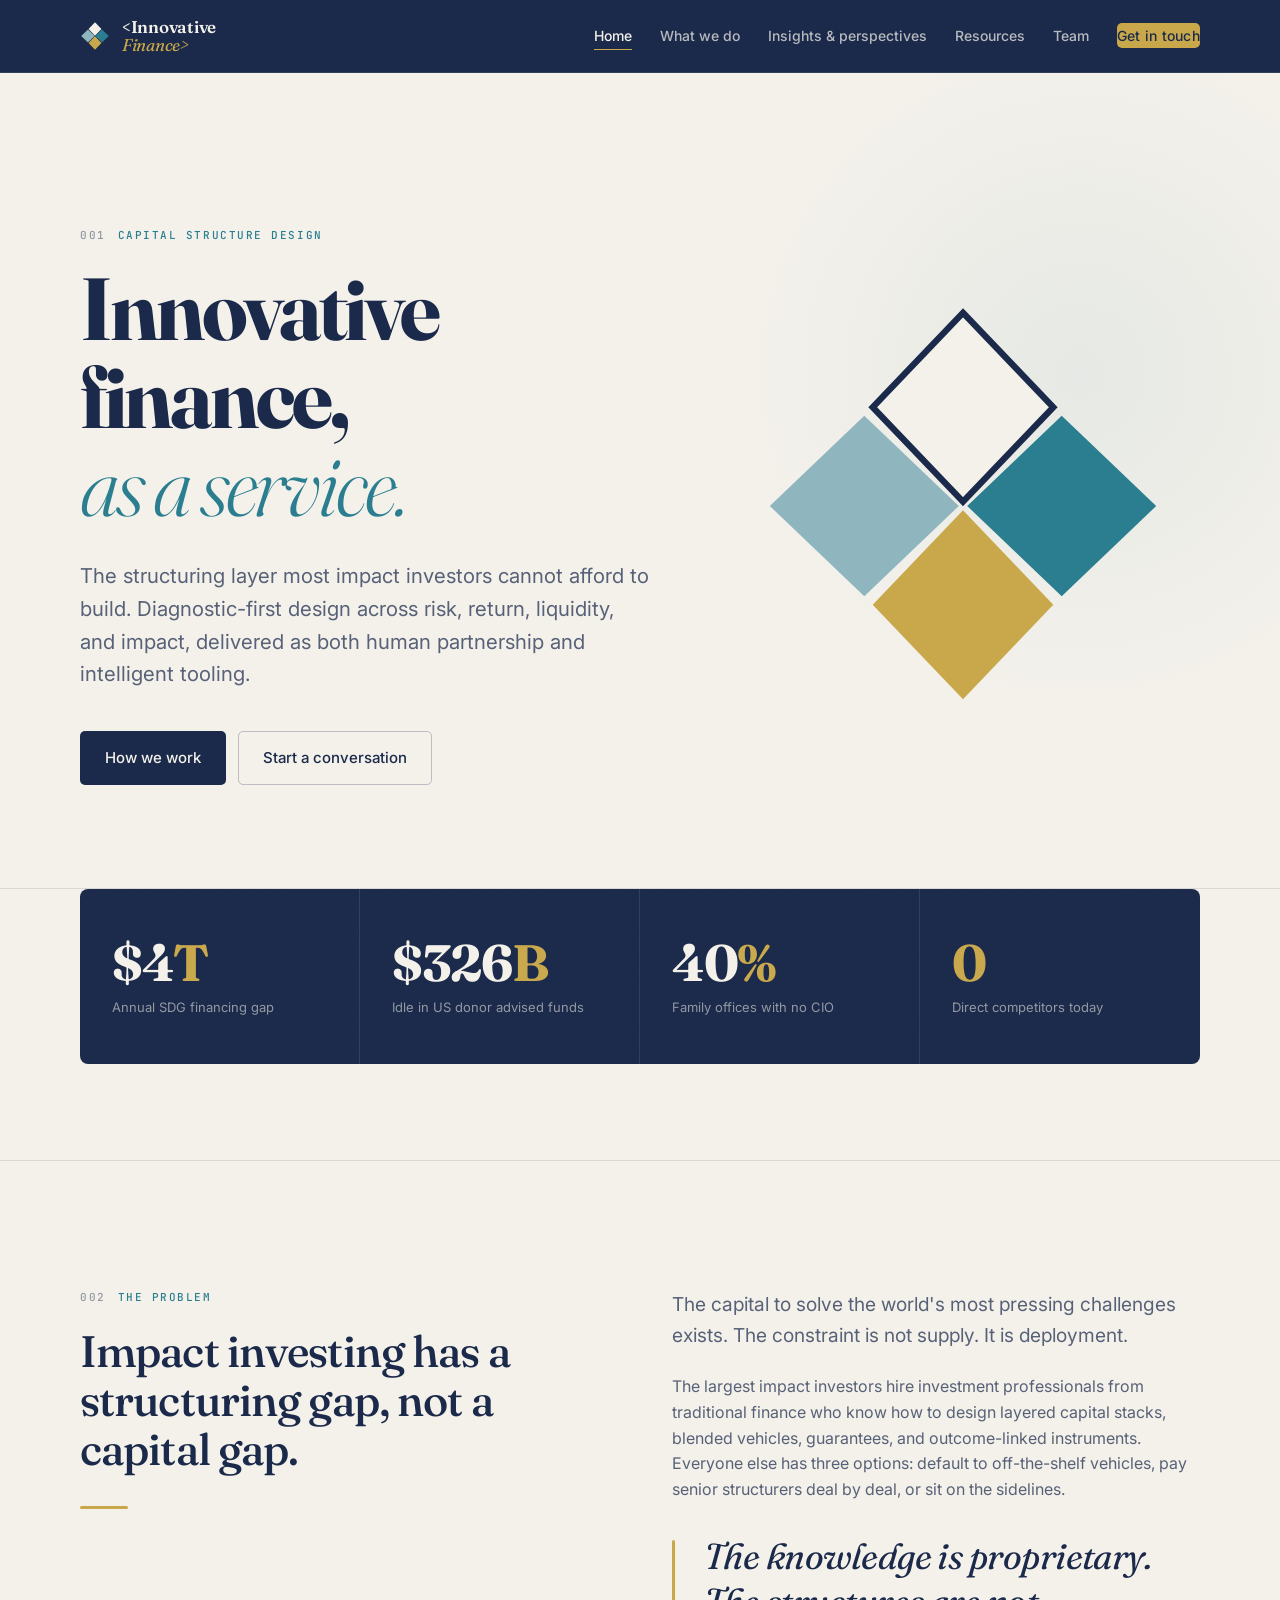
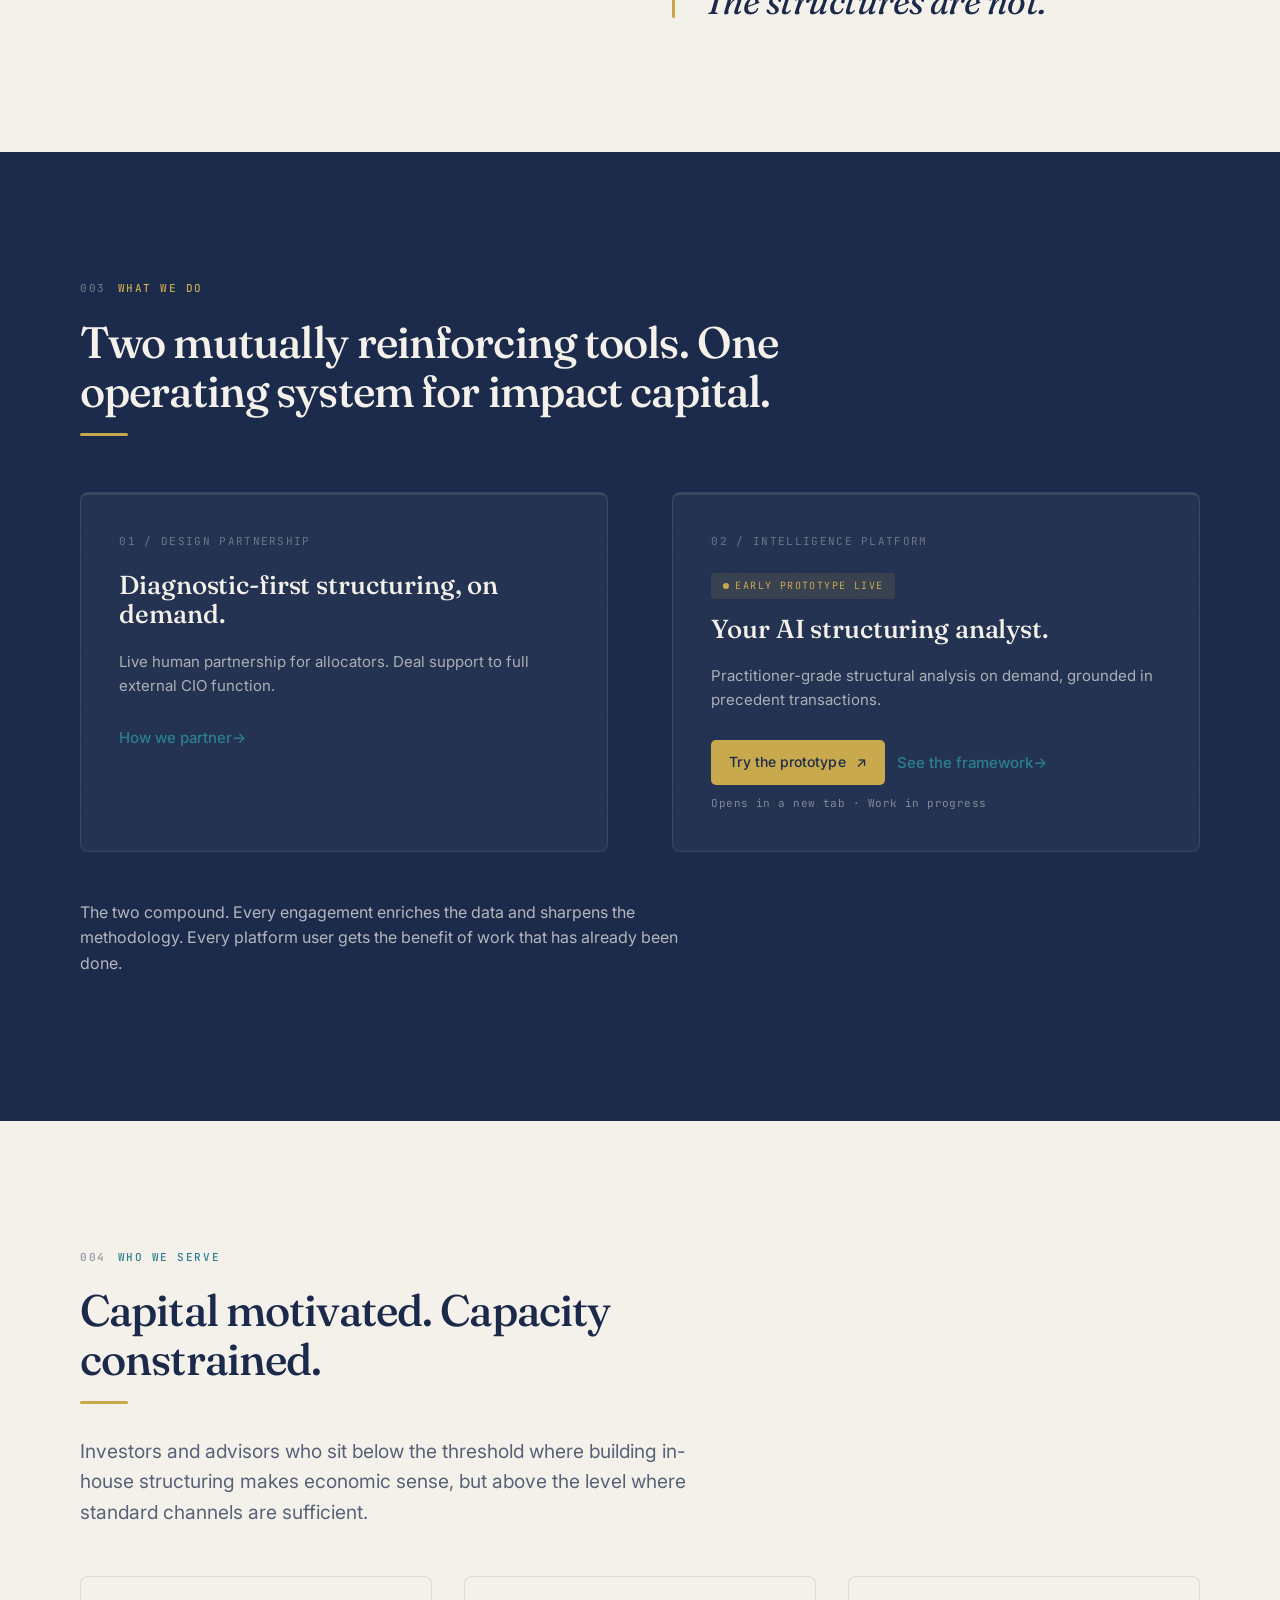
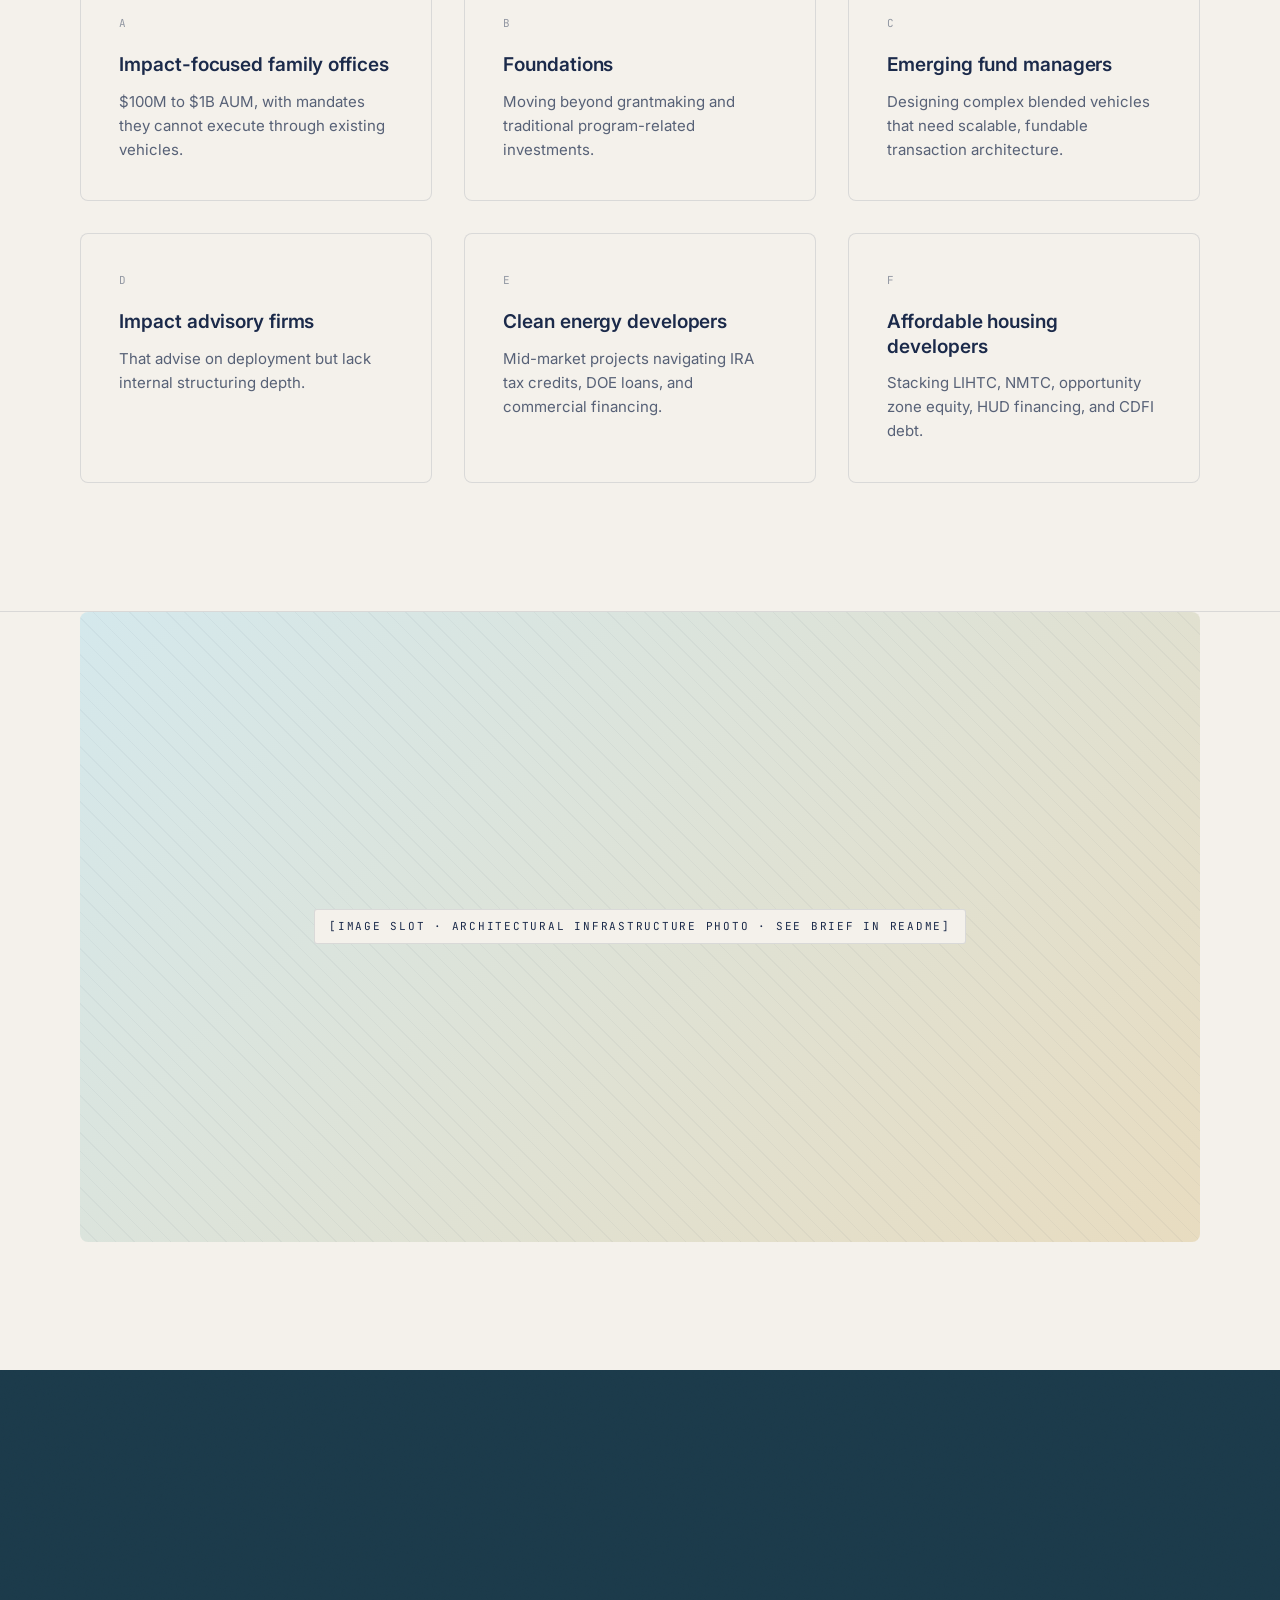
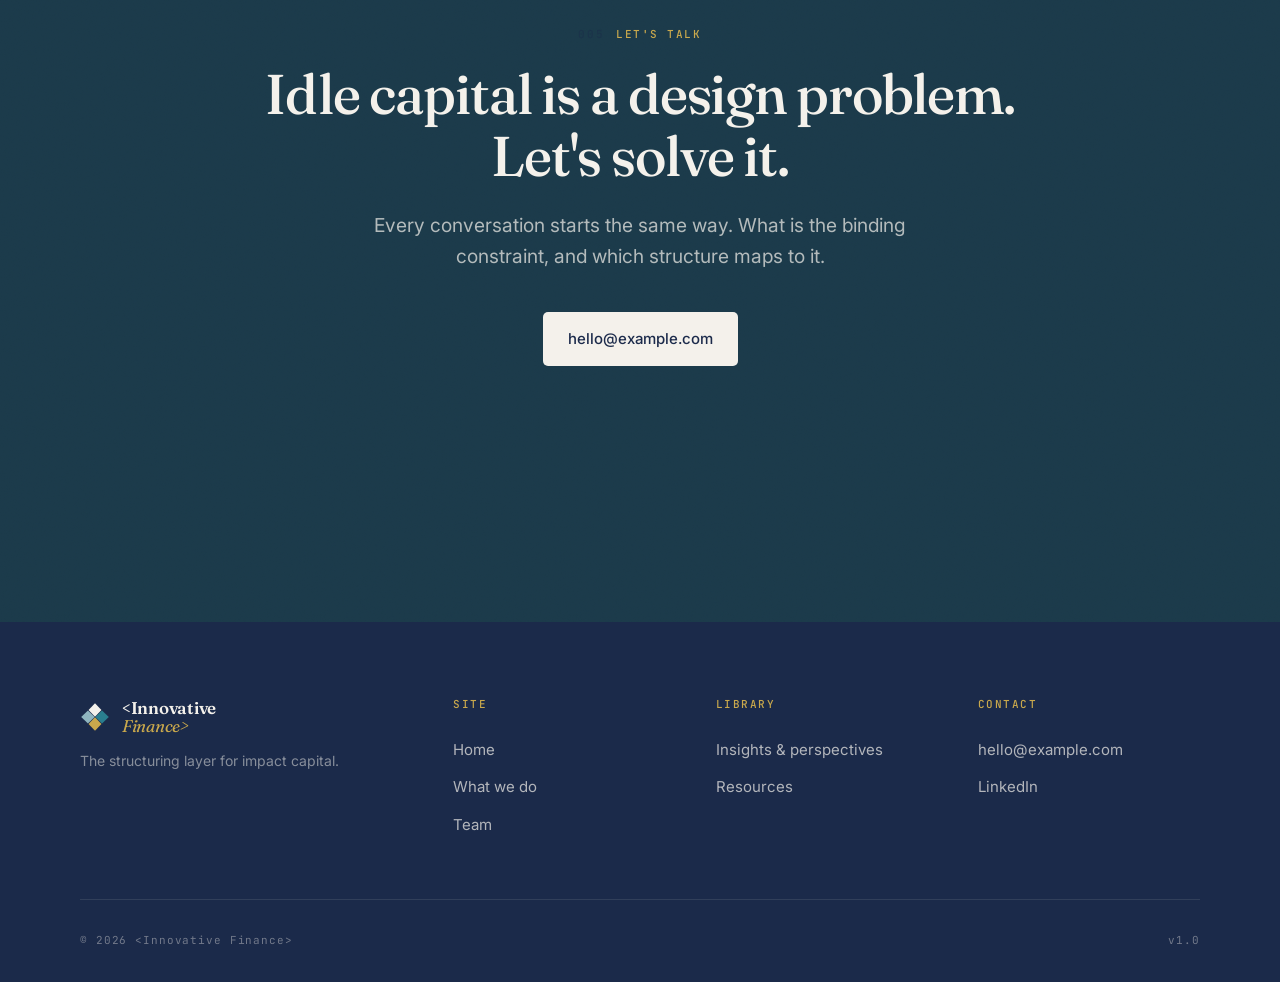
<file: index.html>
<!DOCTYPE html>
<html lang="en">
<head>
<meta charset="UTF-8">
<meta name="viewport" content="width=device-width, initial-scale=1.0">
<title>&lt;Innovative Finance&gt; · The structuring layer for impact capital</title>
<meta name="description" content="Diagnostic-first structural design across risk, return, liquidity, and impact.">
<link rel="icon" type="image/svg+xml" href="favicon.svg">
<link rel="stylesheet" href="styles.css">
</head>
<body>

<header class="site-header">
  <div class="wrap">
    <nav class="nav" aria-label="Primary">
      <a href="index.html" class="brand-lockup" aria-label="Innovative Finance home">
        <img src="mark-dark.svg" class="mark" alt="">
        <span class="name"><span>&lt;Innovative</span><span>Finance&gt;</span></span>
      </a>
      <ul class="nav-links">
        <li><a href="index.html" class="active">Home</a></li>
        <li><a href="what-we-do.html">What we do</a></li>
        <li><a href="insights.html">Insights &amp; perspectives</a></li>
        <li><a href="resources.html">Resources</a></li>
        <li><a href="team.html">Team</a></li>
        <li><a href="#contact" class="nav-cta">Get in touch</a></li>
      </ul>
      <button class="nav-toggle" aria-label="Open menu">
        <svg viewBox="0 0 24 24" fill="none" stroke-width="1.5"><path d="M4 7h16M4 12h16M4 17h16" stroke-linecap="round"/></svg>
      </button>
    </nav>
  </div>
</header>

<!-- ========= HERO ========= -->
<section class="hero">
  <div class="wrap">
    <div class="hero-grid">
      <div>
        <p class="eyebrow reveal reveal-1"><span class="num">001</span>Capital structure design</p>
        <h1 class="display reveal reveal-2">Innovative finance,<br><em>as a service.</em></h1>
        <p class="lede reveal reveal-3">The structuring layer most impact investors cannot afford to build. Diagnostic-first design across risk, return, liquidity, and impact, delivered as both human partnership and intelligent tooling.</p>
        <div class="btn-row reveal reveal-4">
          <a href="what-we-do.html" class="btn btn-primary">How we work</a>
          <a href="#contact" class="btn btn-secondary">Start a conversation</a>
        </div>
      </div>
      <div class="hero-figure reveal reveal-3">
        <img src="mark.svg" class="mark" alt="Innovative Finance mark, four diamonds representing risk, return, liquidity, and impact">
      </div>
    </div>
  </div>
</section>

<!-- ========= STATS ========= -->
<section style="padding-top: 0; padding-bottom: clamp(4rem, 8vw, 6rem);">
  <div class="wrap">
    <div class="stat-bar grain reveal reveal-5">
      <div class="stat"><div class="figure">$4<span class="accent">T</span></div><div class="label">Annual SDG financing gap</div></div>
      <div class="stat"><div class="figure">$326<span class="accent">B</span></div><div class="label">Idle in US donor advised funds</div></div>
      <div class="stat"><div class="figure">40<span class="accent">%</span></div><div class="label">Family offices with no CIO</div></div>
      <div class="stat"><div class="figure"><span class="accent">0</span></div><div class="label">Direct competitors today</div></div>
    </div>
  </div>
</section>

<!-- ========= PROBLEM ========= -->
<section>
  <div class="wrap">
    <div class="grid-2">
      <div>
        <p class="eyebrow"><span class="num">002</span>The problem</p>
        <h2 style="max-width: 18ch;">Impact investing has a structuring gap, not a capital gap.</h2>
        <div class="gold-bar" style="margin-top: 2rem;"></div>
      </div>
      <div>
        <p class="lede" style="margin-bottom: 1.5rem;">The capital to solve the world's most pressing challenges exists. The constraint is not supply. It is deployment.</p>
        <p style="color: var(--ink-soft);">The largest impact investors hire investment professionals from traditional finance who know how to design layered capital stacks, blended vehicles, guarantees, and outcome-linked instruments. Everyone else has three options: default to off-the-shelf vehicles, pay senior structurers deal by deal, or sit on the sidelines.</p>
        <p class="giant-quote" style="margin-top: 2rem;">The knowledge is proprietary. The structures are not.</p>
      </div>
    </div>
  </div>
</section>

<!-- ========= TWO TOOLS ========= -->
<section class="dark grain">
  <div class="wrap">
    <p class="eyebrow"><span class="num">003</span>What we do</p>
    <h2 style="max-width: 26ch; margin-bottom: 1rem;">Two mutually reinforcing tools. One operating system for impact capital.</h2>
    <div class="gold-bar" style="margin-bottom: 3.5rem;"></div>

    <div class="grid-2">
      <article class="card card-featured">
        <div class="num">01 / Design partnership</div>
        <h3 style="font-family: var(--display); font-size: 1.625rem; font-weight: 500; line-height: 1.15;">Diagnostic-first structuring, on demand.</h3>
        <p style="margin-top: 1.25rem;">Live human partnership for allocators. Deal support to full external CIO function.</p>
        <p style="margin-top: 1.75rem;"><a href="what-we-do.html#partnership" class="btn-ghost">How we partner</a></p>
      </article>
      <article class="card card-gold">
        <div class="num">02 / Intelligence platform</div>
        <span class="prototype-tag">Early prototype live</span>
        <h3 style="font-family: var(--display); font-size: 1.625rem; font-weight: 500; line-height: 1.15;">Your AI structuring analyst.</h3>
        <p style="margin-top: 1.25rem;">Practitioner-grade structural analysis on demand, grounded in precedent transactions.</p>
        <p style="margin-top: 1.75rem; display: flex; gap: 12px; align-items: center; flex-wrap: wrap;">
          <a href="https://chinhuru.github.io/structuring-analyst/" target="_blank" rel="noopener noreferrer" class="btn-prototype">
            Try the prototype <span class="arrow">&#8599;</span>
          </a>
          <a href="what-we-do.html#platform" class="btn-ghost">See the framework</a>
        </p>
        <span class="prototype-note">Opens in a new tab &middot; Work in progress</span>
      </article>
    </div>

    <p style="margin-top: 3rem; max-width: 60ch; color: rgba(244, 241, 235, 0.7);">The two compound. Every engagement enriches the data and sharpens the methodology. Every platform user gets the benefit of work that has already been done.</p>
  </div>
</section>

<!-- ========= WHO WE SERVE ========= -->
<section>
  <div class="wrap">
    <p class="eyebrow"><span class="num">004</span>Who we serve</p>
    <h2 style="max-width: 22ch; margin-bottom: 1rem;">Capital motivated. Capacity constrained.</h2>
    <div class="gold-bar"></div>
    <p class="lede" style="margin-top: 1.5rem; margin-bottom: 3rem;">Investors and advisors who sit below the threshold where building in-house structuring makes economic sense, but above the level where standard channels are sufficient.</p>

    <div class="grid-3">
      <div class="card"><div class="num">A</div><h3>Impact-focused family offices</h3><p>$100M to $1B AUM, with mandates they cannot execute through existing vehicles.</p></div>
      <div class="card"><div class="num">B</div><h3>Foundations</h3><p>Moving beyond grantmaking and traditional program-related investments.</p></div>
      <div class="card"><div class="num">C</div><h3>Emerging fund managers</h3><p>Designing complex blended vehicles that need scalable, fundable transaction architecture.</p></div>
      <div class="card"><div class="num">D</div><h3>Impact advisory firms</h3><p>That advise on deployment but lack internal structuring depth.</p></div>
      <div class="card"><div class="num">E</div><h3>Clean energy developers</h3><p>Mid-market projects navigating IRA tax credits, DOE loans, and commercial financing.</p></div>
      <div class="card"><div class="num">F</div><h3>Affordable housing developers</h3><p>Stacking LIHTC, NMTC, opportunity zone equity, HUD financing, and CDFI debt.</p></div>
    </div>
  </div>
</section>

<!-- ========= IMAGE FEATURE ========= -->
<section style="padding-top: 0;">
  <div class="wrap">
    <div class="image-slot aspect-wide" style="min-height: 320px;">
      <span class="slot-label">[Image slot · architectural infrastructure photo · see brief in README]</span>
    </div>
  </div>
</section>

<!-- ========= CTA ========= -->
<section class="deep grain" id="contact">
  <div class="cta-block">
    <p class="eyebrow"><span class="num">005</span>Let's talk</p>
    <h2>Idle capital is a design problem. Let's solve it.</h2>
    <p class="lede">Every conversation starts the same way. What is the binding constraint, and which structure maps to it.</p>
    <div class="btn-row" style="justify-content: center;">
      <a href="mailto:hello@example.com" class="btn btn-primary" style="background: var(--warm-white); color: var(--navy);">hello@example.com</a>
    </div>
  </div>
</section>

<footer class="site-footer">
  <div class="wrap">
    <div class="footer-grid">
      <div>
        <a href="index.html" class="brand-lockup">
          <img src="mark-dark.svg" class="mark" alt="">
          <span class="name"><span>&lt;Innovative</span><span>Finance&gt;</span></span>
        </a>
        <p>The structuring layer for impact capital.</p>
      </div>
      <div><h4>Site</h4><ul><li><a href="index.html">Home</a></li><li><a href="what-we-do.html">What we do</a></li><li><a href="team.html">Team</a></li></ul></div>
      <div><h4>Library</h4><ul><li><a href="insights.html">Insights &amp; perspectives</a></li><li><a href="resources.html">Resources</a></li></ul></div>
      <div><h4>Contact</h4><ul><li><a href="mailto:hello@example.com">hello@example.com</a></li><li><a href="#">LinkedIn</a></li></ul></div>
    </div>
    <div class="footer-bottom"><span>© 2026 &lt;Innovative Finance&gt;</span><span>v1.0</span></div>
  </div>
</footer>
<script src="script.js"></script>
</body>
</html>
</file>
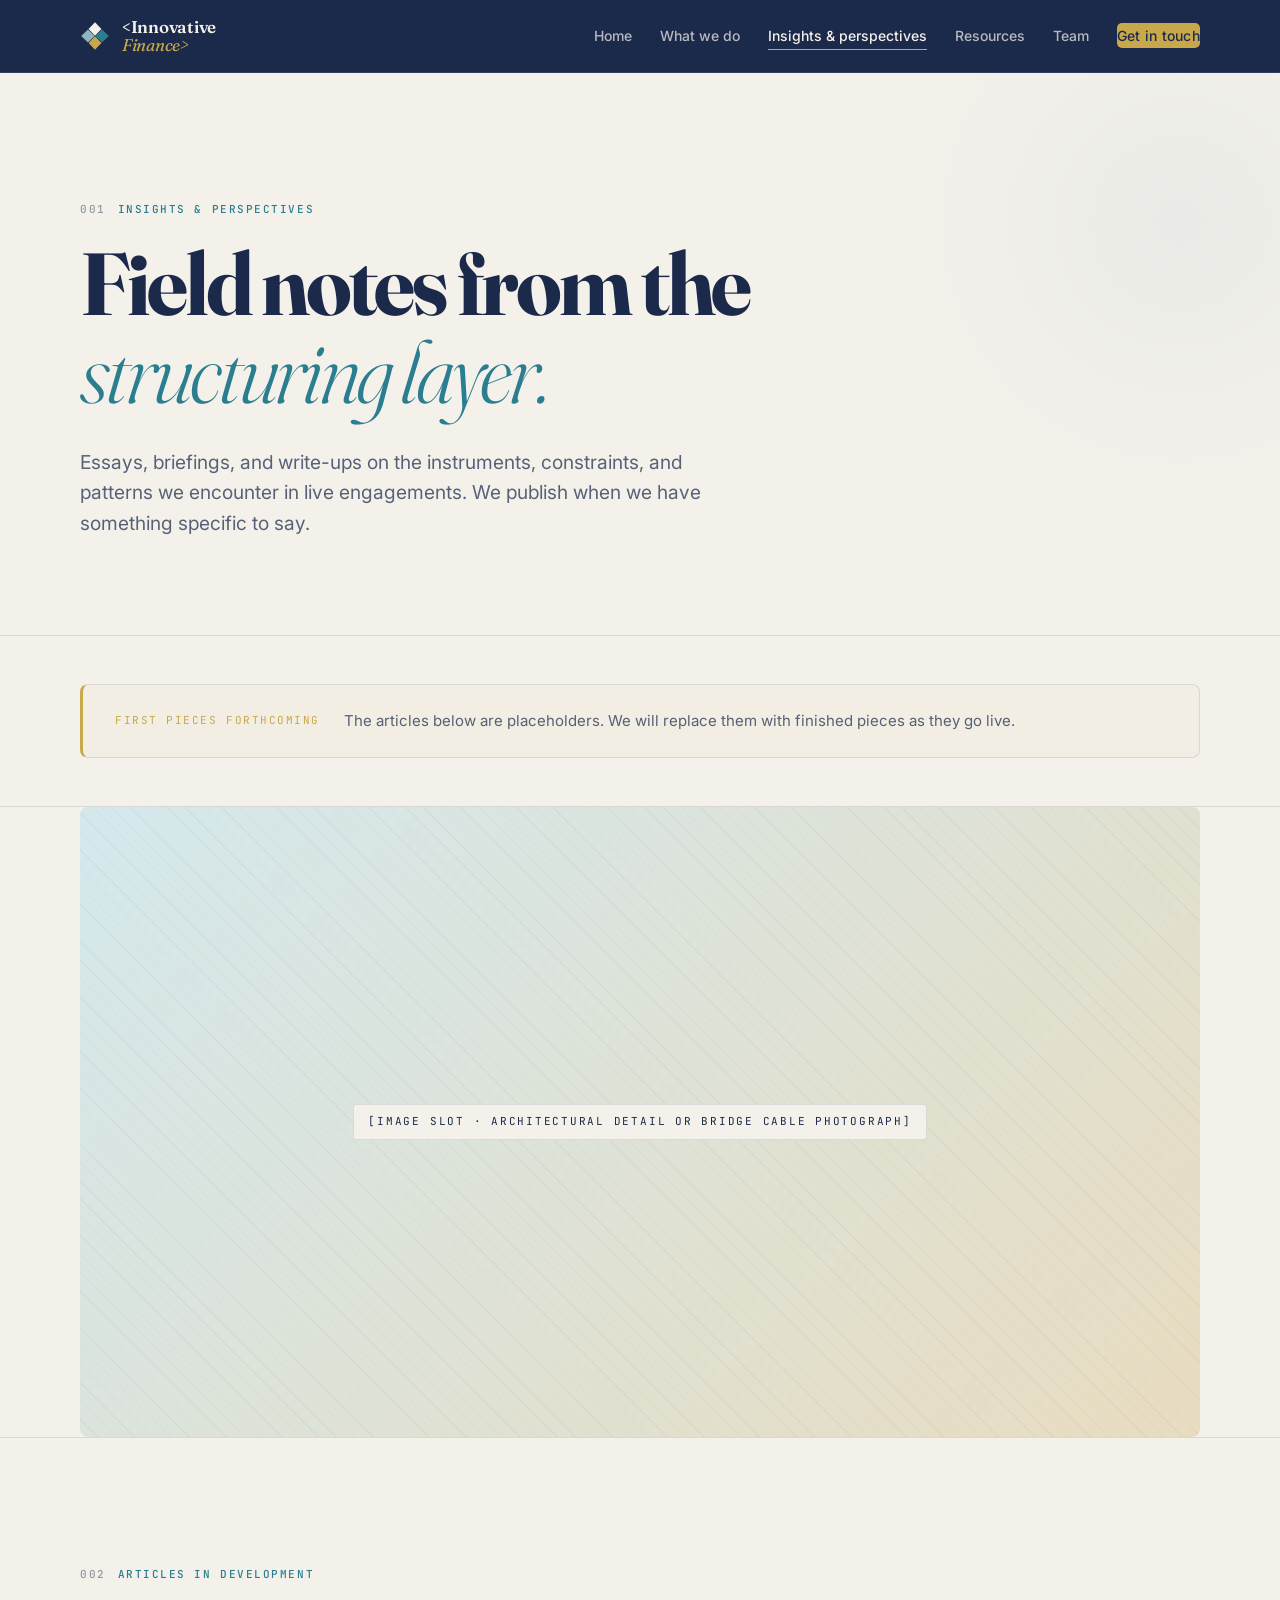
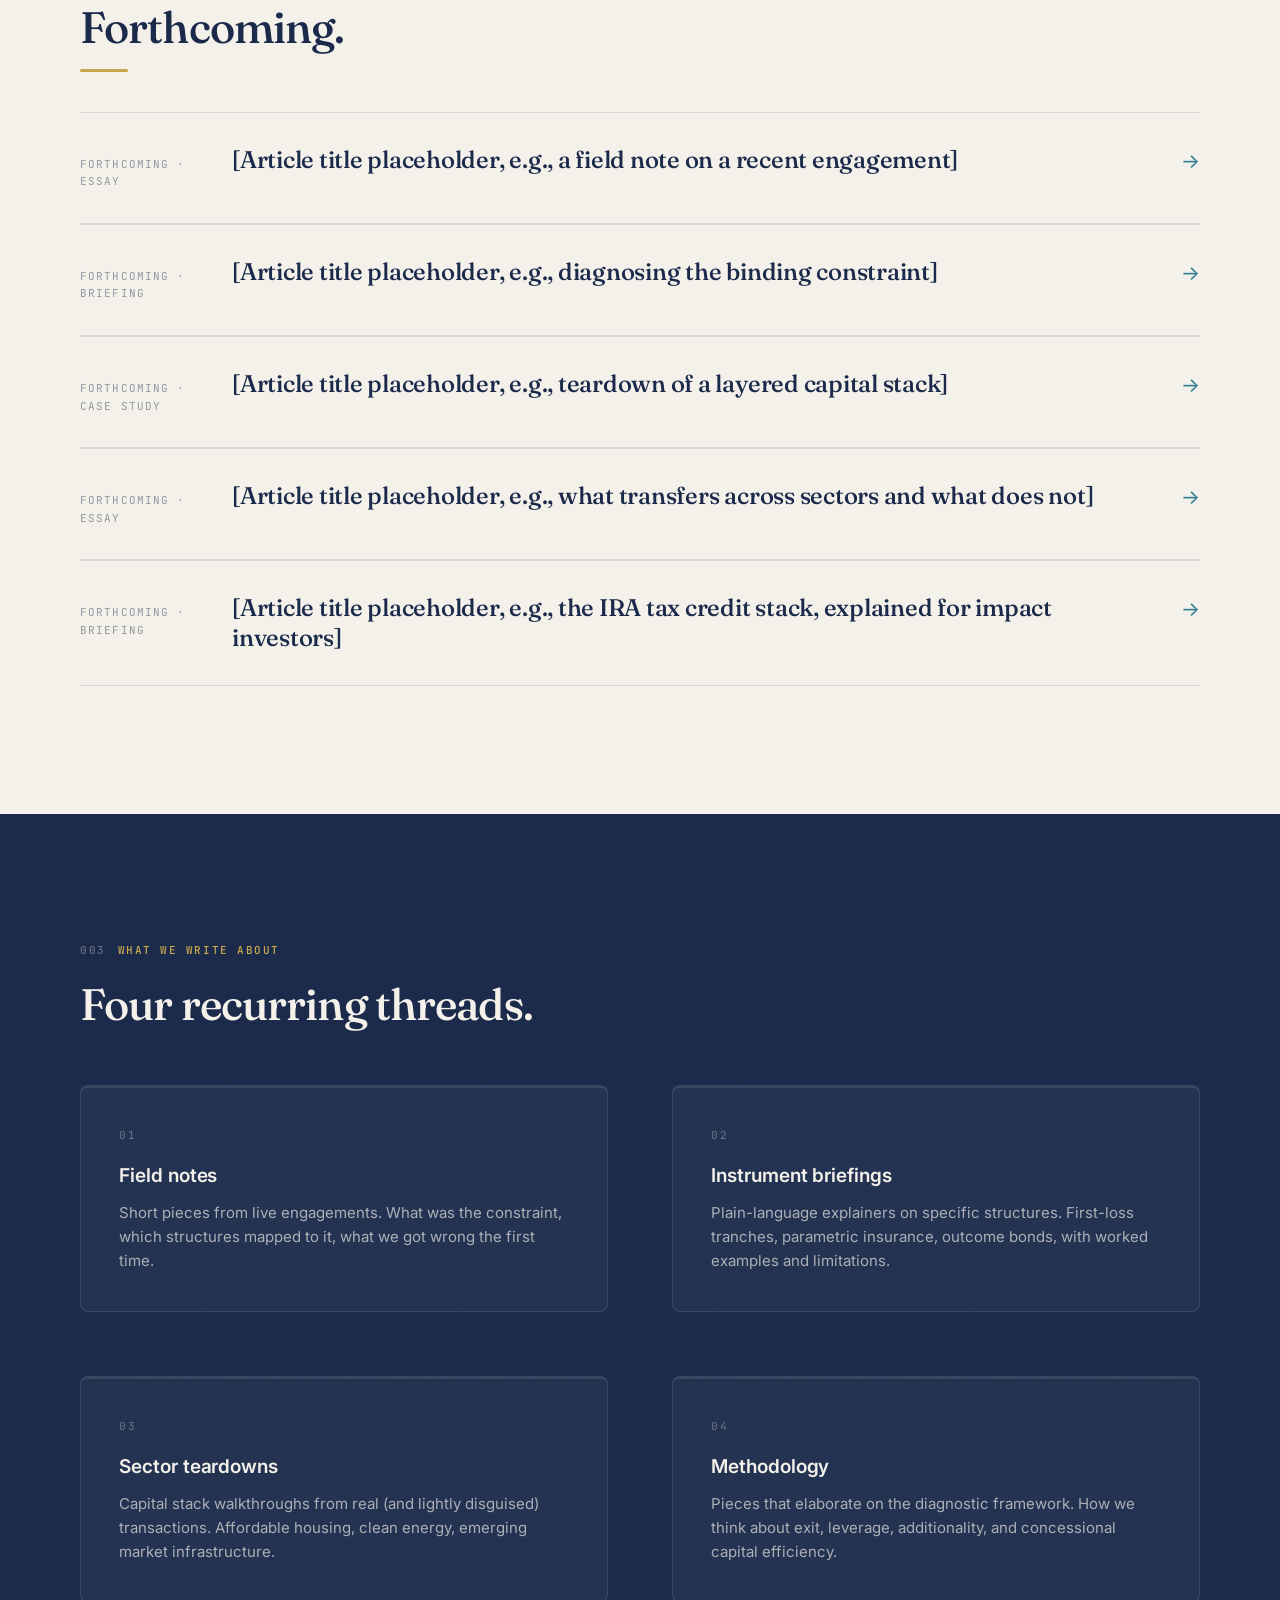
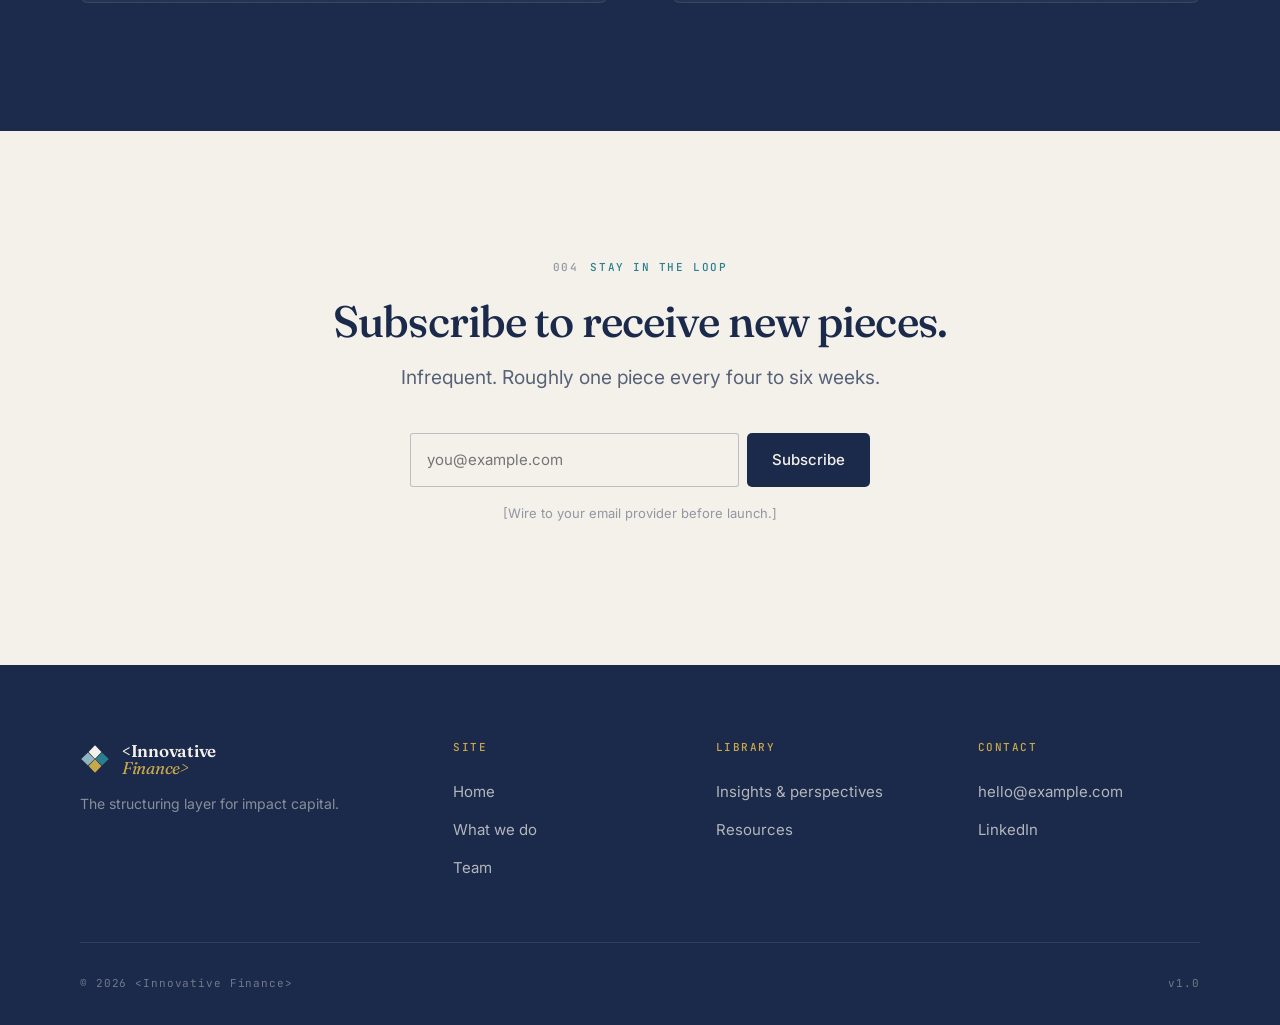
<file: insights.html>
<!DOCTYPE html>
<html lang="en">
<head>
<meta charset="UTF-8">
<meta name="viewport" content="width=device-width, initial-scale=1.0">
<title>Insights &amp; perspectives · &lt;Innovative Finance&gt;</title>
<link rel="icon" type="image/svg+xml" href="favicon.svg">
<link rel="stylesheet" href="styles.css">
</head>
<body>
<header class="site-header"><div class="wrap"><nav class="nav" aria-label="Primary"><a href="index.html" class="brand-lockup"><img src="mark-dark.svg" class="mark" alt=""><span class="name"><span>&lt;Innovative</span><span>Finance&gt;</span></span></a><ul class="nav-links"><li><a href="index.html">Home</a></li><li><a href="what-we-do.html">What we do</a></li><li><a href="insights.html" class="active">Insights &amp; perspectives</a></li><li><a href="resources.html">Resources</a></li><li><a href="team.html">Team</a></li><li><a href="index.html#contact" class="nav-cta">Get in touch</a></li></ul><button class="nav-toggle" aria-label="Open menu"><svg viewBox="0 0 24 24" fill="none" stroke-width="1.5"><path d="M4 7h16M4 12h16M4 17h16" stroke-linecap="round"/></svg></button></nav></div></header>

<section class="page-header">
  <div class="wrap">
    <p class="eyebrow reveal reveal-1"><span class="num">001</span>Insights &amp; perspectives</p>
    <h1 class="display reveal reveal-2" style="max-width: 14ch;">Field notes from the <em>structuring layer.</em></h1>
    <p class="lede reveal reveal-3" style="margin-top: 2rem;">Essays, briefings, and write-ups on the instruments, constraints, and patterns we encounter in live engagements. We publish when we have something specific to say.</p>
  </div>
</section>

<section style="border-top: 0.5px solid var(--rule); padding: 3rem 0;">
  <div class="wrap">
    <div class="notice-bar">
      <div class="tag">First pieces forthcoming</div>
      <p>The articles below are placeholders. We will replace them with finished pieces as they go live.</p>
    </div>
  </div>
</section>

<!-- Editorial image feature -->
<section style="padding-top: 0; padding-bottom: 0;">
  <div class="wrap">
    <div class="image-slot aspect-wide" style="min-height: 280px;">
      <span class="slot-label">[Image slot · architectural detail or bridge cable photograph]</span>
    </div>
  </div>
</section>

<section style="border-top: 0.5px solid var(--rule);">
  <div class="wrap">
    <p class="eyebrow"><span class="num">002</span>Articles in development</p>
    <h2 style="margin-bottom: 1rem;">Forthcoming.</h2>
    <div class="gold-bar"></div>

    <ul class="article-list" style="margin-top: 2.5rem;">
      <li><a href="#" class="article-row" style="text-decoration: none; color: inherit;"><span class="meta">FORTHCOMING · ESSAY</span><h3>[Article title placeholder, e.g., a field note on a recent engagement]</h3><span class="arrow">→</span></a></li>
      <li><a href="#" class="article-row" style="text-decoration: none; color: inherit;"><span class="meta">FORTHCOMING · BRIEFING</span><h3>[Article title placeholder, e.g., diagnosing the binding constraint]</h3><span class="arrow">→</span></a></li>
      <li><a href="#" class="article-row" style="text-decoration: none; color: inherit;"><span class="meta">FORTHCOMING · CASE STUDY</span><h3>[Article title placeholder, e.g., teardown of a layered capital stack]</h3><span class="arrow">→</span></a></li>
      <li><a href="#" class="article-row" style="text-decoration: none; color: inherit;"><span class="meta">FORTHCOMING · ESSAY</span><h3>[Article title placeholder, e.g., what transfers across sectors and what does not]</h3><span class="arrow">→</span></a></li>
      <li><a href="#" class="article-row" style="text-decoration: none; color: inherit;"><span class="meta">FORTHCOMING · BRIEFING</span><h3>[Article title placeholder, e.g., the IRA tax credit stack, explained for impact investors]</h3><span class="arrow">→</span></a></li>
    </ul>
  </div>
</section>

<section class="dark grain">
  <div class="wrap">
    <p class="eyebrow"><span class="num">003</span>What we write about</p>
    <h2 style="margin-bottom: 3.5rem;">Four recurring threads.</h2>

    <div class="grid-2">
      <article class="card card-featured"><div class="num">01</div><h3>Field notes</h3><p>Short pieces from live engagements. What was the constraint, which structures mapped to it, what we got wrong the first time.</p></article>
      <article class="card card-gold"><div class="num">02</div><h3>Instrument briefings</h3><p>Plain-language explainers on specific structures. First-loss tranches, parametric insurance, outcome bonds, with worked examples and limitations.</p></article>
      <article class="card card-featured"><div class="num">03</div><h3>Sector teardowns</h3><p>Capital stack walkthroughs from real (and lightly disguised) transactions. Affordable housing, clean energy, emerging market infrastructure.</p></article>
      <article class="card card-gold"><div class="num">04</div><h3>Methodology</h3><p>Pieces that elaborate on the diagnostic framework. How we think about exit, leverage, additionality, and concessional capital efficiency.</p></article>
    </div>
  </div>
</section>

<section>
  <div class="wrap-narrow" style="text-align: center;">
    <p class="eyebrow"><span class="num">004</span>Stay in the loop</p>
    <h2 style="margin-bottom: 1rem;">Subscribe to receive new pieces.</h2>
    <p class="lede" style="margin: 0 auto 2.5rem;">Infrequent. Roughly one piece every four to six weeks.</p>
    <div style="display: flex; gap: 8px; max-width: 460px; margin: 0 auto;">
      <input type="email" placeholder="you@example.com" style="flex: 1; padding: 14px 16px; border: 0.5px solid var(--rule-strong); border-radius: 3px; font-family: var(--body); font-size: 0.9375rem; background: var(--warm-white); color: var(--navy);">
      <button class="btn btn-primary" type="button">Subscribe</button>
    </div>
    <p style="margin-top: 1rem; font-size: 0.8125rem; color: var(--ink-muted);">[Wire to your email provider before launch.]</p>
  </div>
</section>

<footer class="site-footer"><div class="wrap"><div class="footer-grid"><div><a href="index.html" class="brand-lockup"><img src="mark-dark.svg" class="mark" alt=""><span class="name"><span>&lt;Innovative</span><span>Finance&gt;</span></span></a><p>The structuring layer for impact capital.</p></div><div><h4>Site</h4><ul><li><a href="index.html">Home</a></li><li><a href="what-we-do.html">What we do</a></li><li><a href="team.html">Team</a></li></ul></div><div><h4>Library</h4><ul><li><a href="insights.html">Insights &amp; perspectives</a></li><li><a href="resources.html">Resources</a></li></ul></div><div><h4>Contact</h4><ul><li><a href="mailto:hello@example.com">hello@example.com</a></li><li><a href="#">LinkedIn</a></li></ul></div></div><div class="footer-bottom"><span>© 2026 &lt;Innovative Finance&gt;</span><span>v1.0</span></div></div></footer>
<script src="script.js"></script>
</body>
</html>
</file>
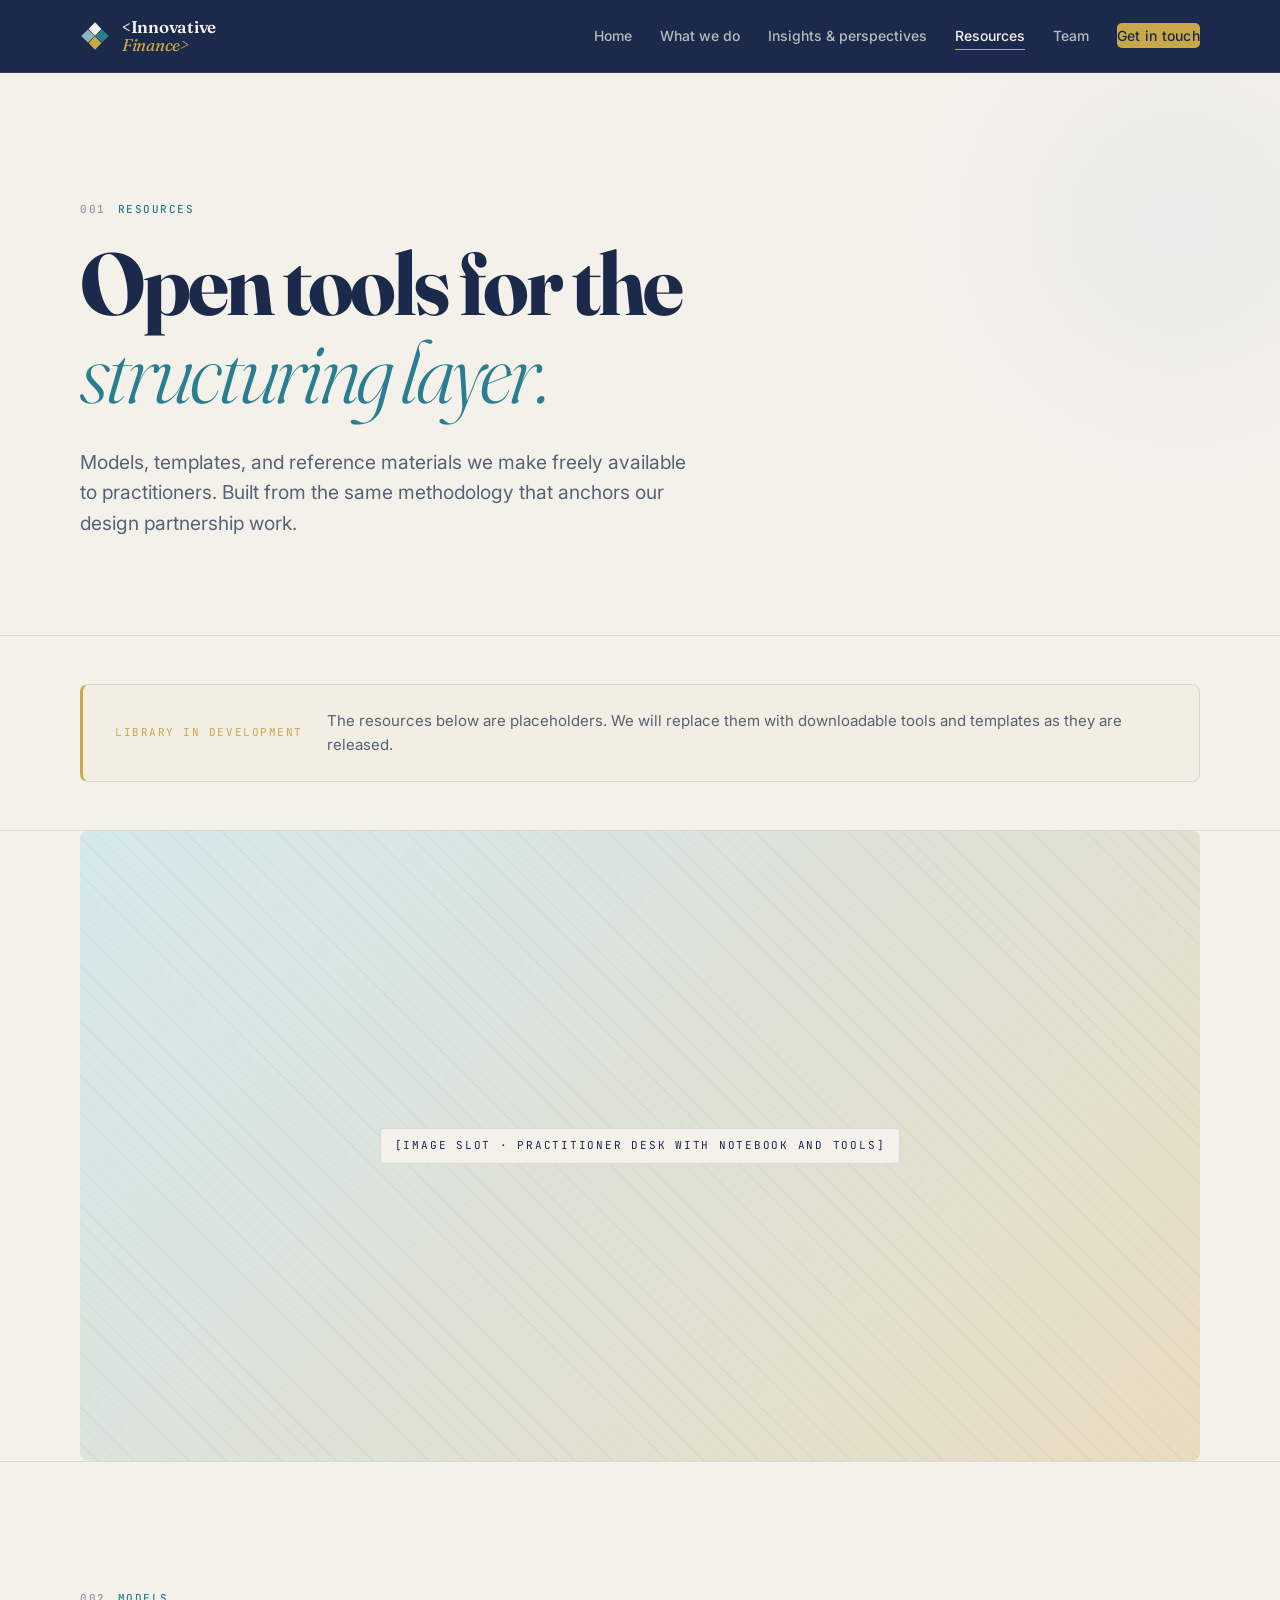
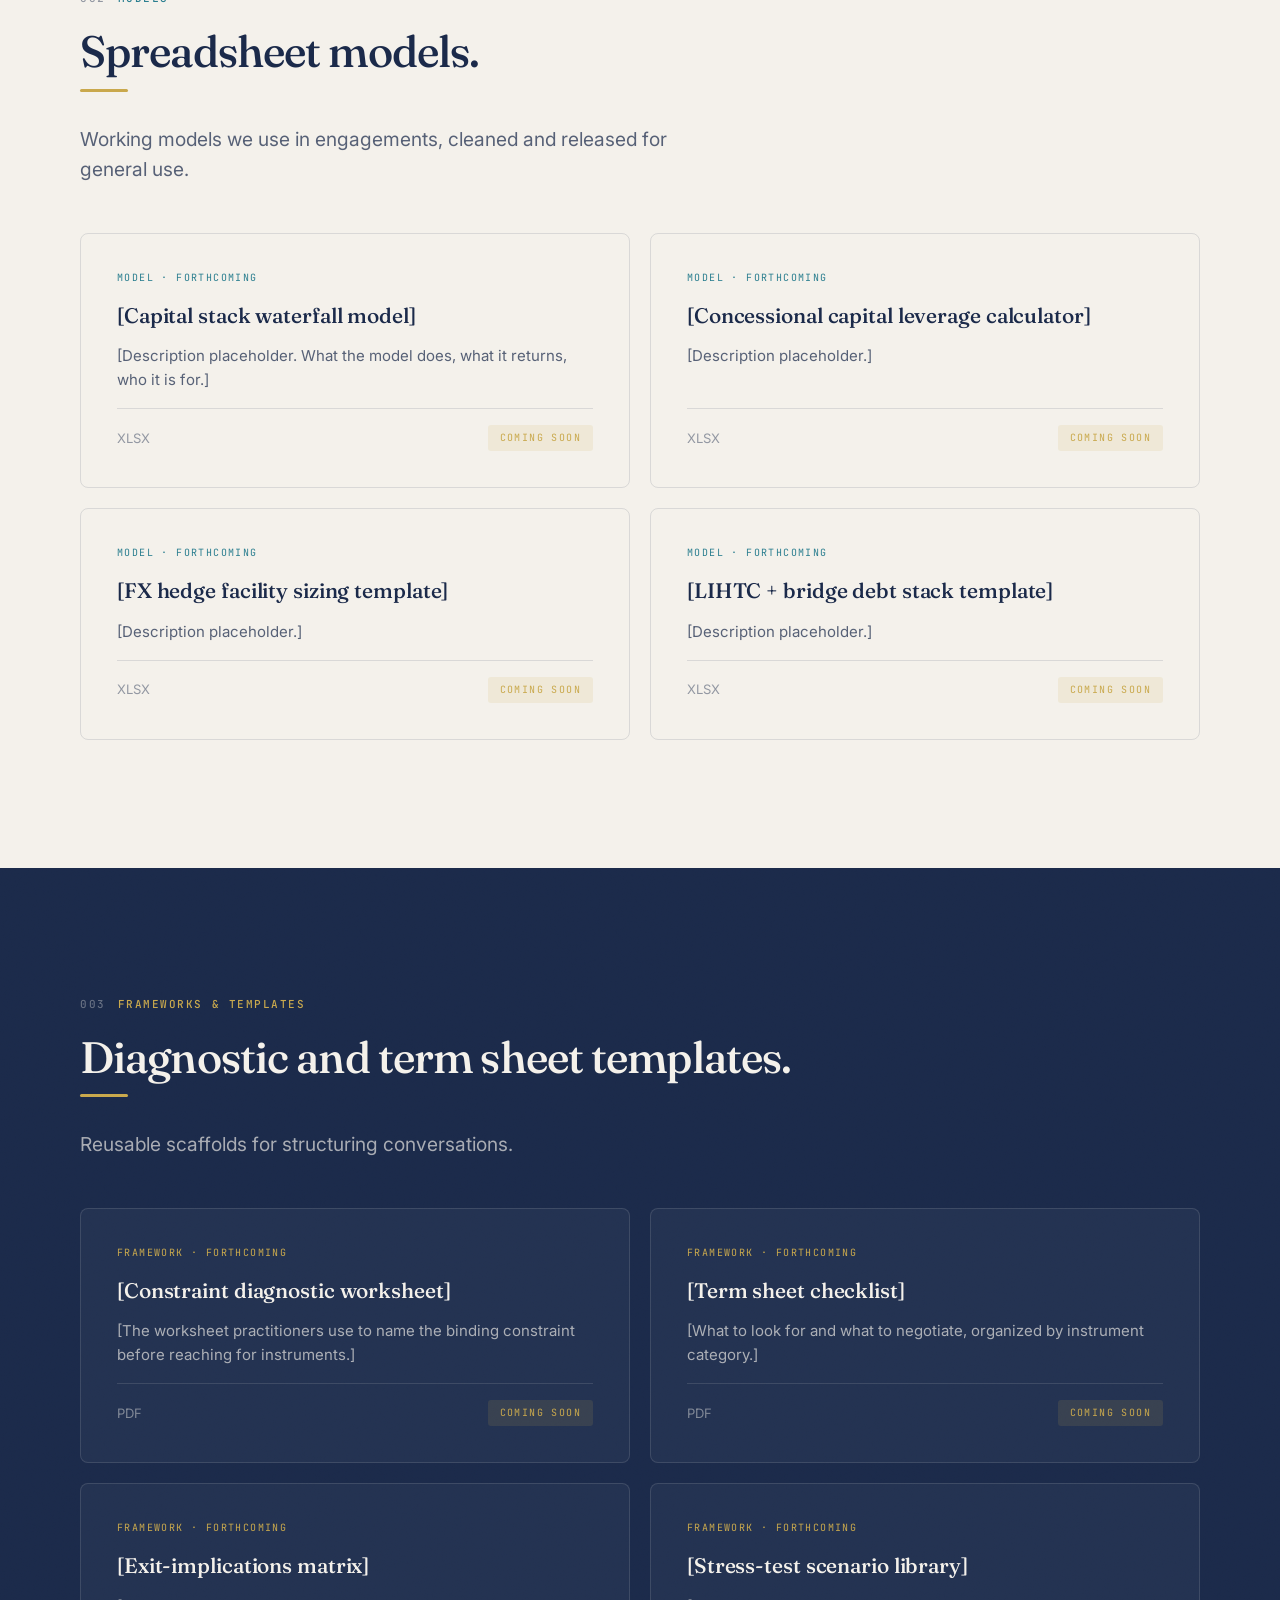
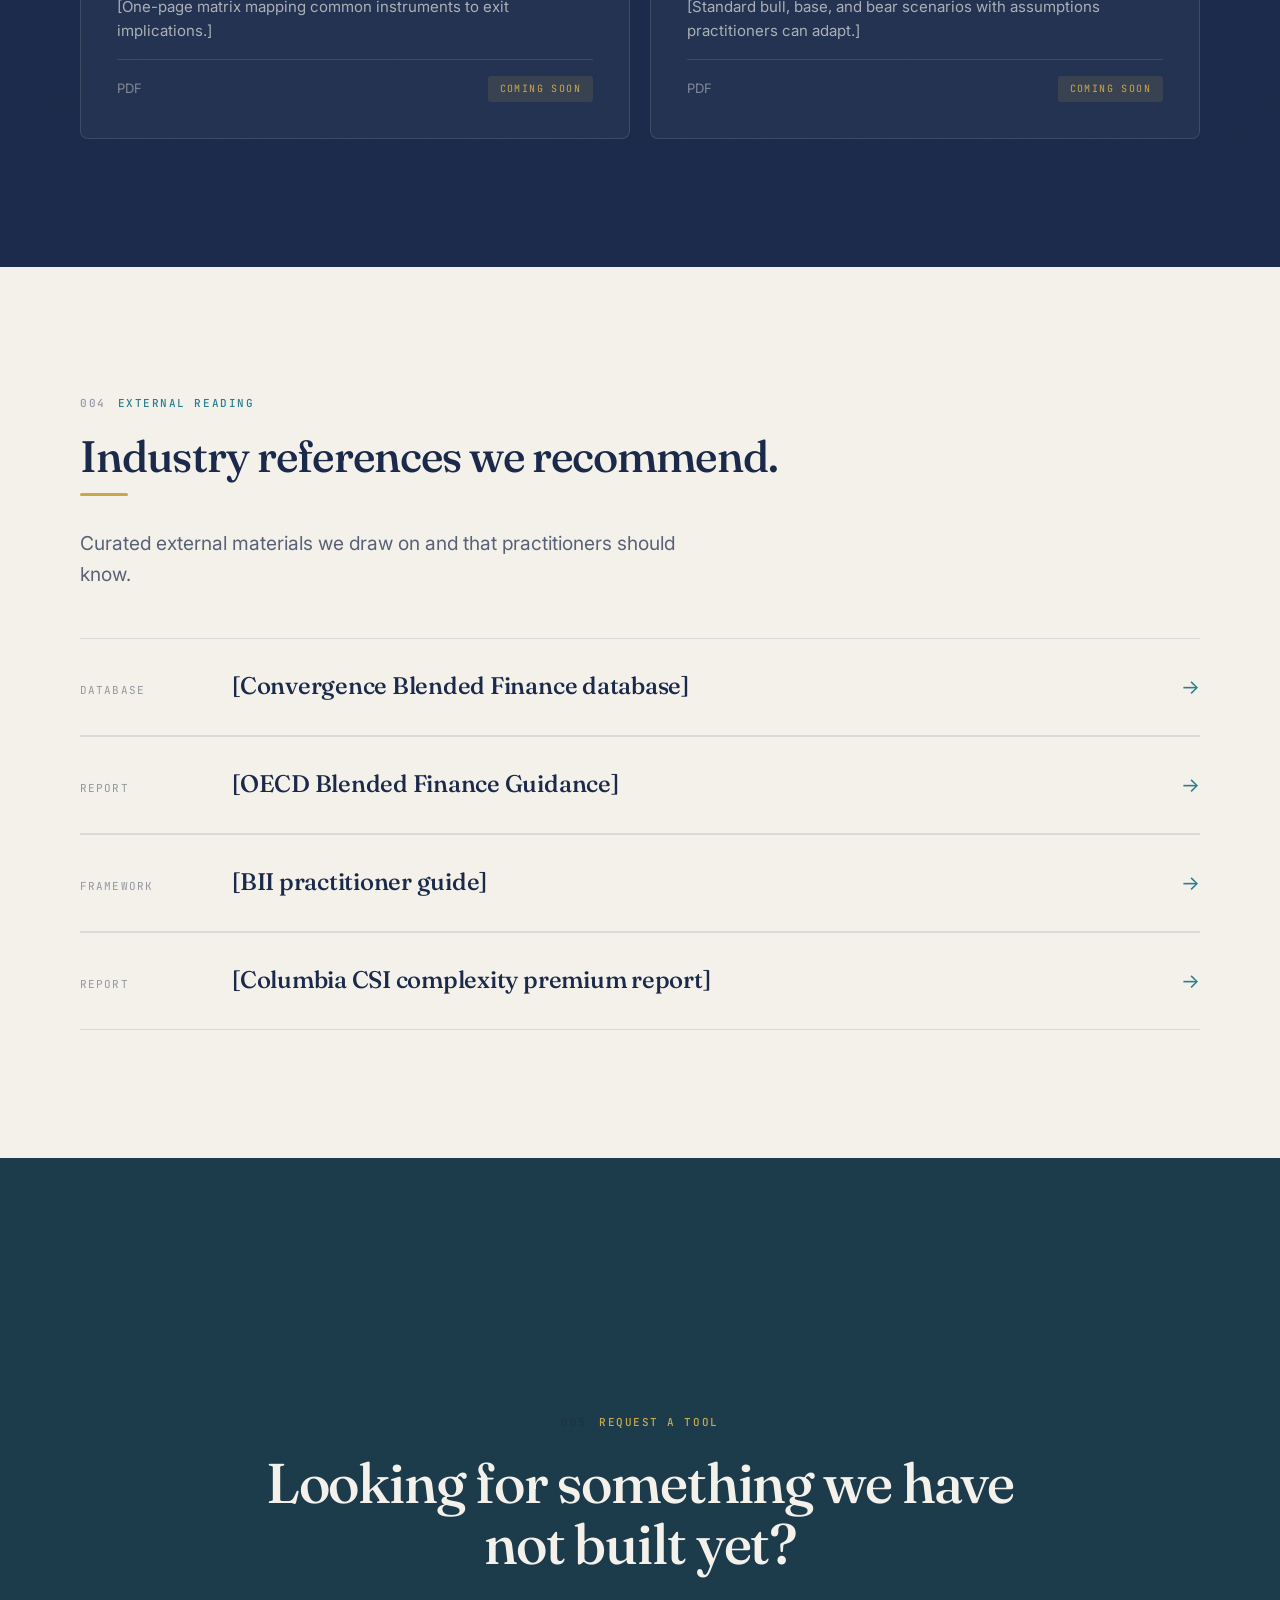
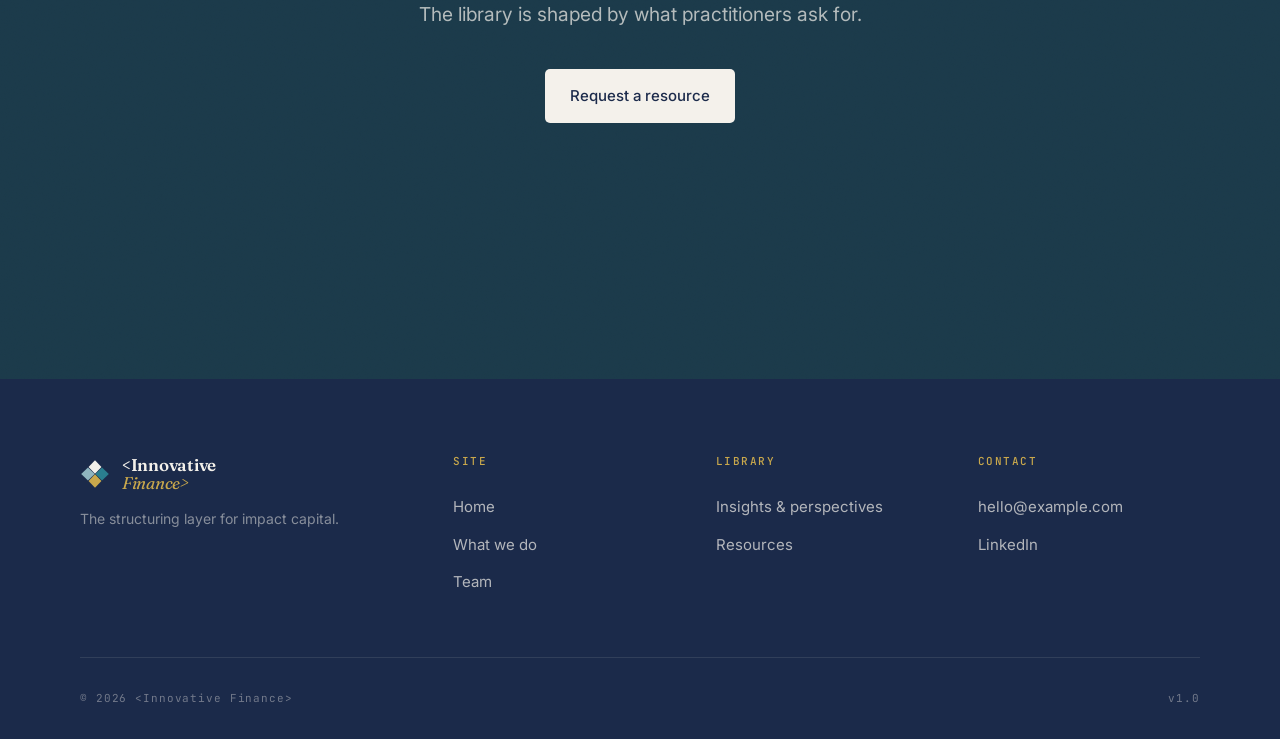
<file: resources.html>
<!DOCTYPE html>
<html lang="en">
<head>
<meta charset="UTF-8">
<meta name="viewport" content="width=device-width, initial-scale=1.0">
<title>Resources · &lt;Innovative Finance&gt;</title>
<link rel="icon" type="image/svg+xml" href="favicon.svg">
<link rel="stylesheet" href="styles.css">
</head>
<body>
<header class="site-header"><div class="wrap"><nav class="nav" aria-label="Primary"><a href="index.html" class="brand-lockup"><img src="mark-dark.svg" class="mark" alt=""><span class="name"><span>&lt;Innovative</span><span>Finance&gt;</span></span></a><ul class="nav-links"><li><a href="index.html">Home</a></li><li><a href="what-we-do.html">What we do</a></li><li><a href="insights.html">Insights &amp; perspectives</a></li><li><a href="resources.html" class="active">Resources</a></li><li><a href="team.html">Team</a></li><li><a href="index.html#contact" class="nav-cta">Get in touch</a></li></ul><button class="nav-toggle" aria-label="Open menu"><svg viewBox="0 0 24 24" fill="none" stroke-width="1.5"><path d="M4 7h16M4 12h16M4 17h16" stroke-linecap="round"/></svg></button></nav></div></header>

<section class="page-header">
  <div class="wrap">
    <p class="eyebrow reveal reveal-1"><span class="num">001</span>Resources</p>
    <h1 class="display reveal reveal-2" style="max-width: 14ch;">Open tools for the <em>structuring layer.</em></h1>
    <p class="lede reveal reveal-3" style="margin-top: 2rem;">Models, templates, and reference materials we make freely available to practitioners. Built from the same methodology that anchors our design partnership work.</p>
  </div>
</section>

<section style="border-top: 0.5px solid var(--rule); padding: 3rem 0;">
  <div class="wrap">
    <div class="notice-bar">
      <div class="tag">Library in development</div>
      <p>The resources below are placeholders. We will replace them with downloadable tools and templates as they are released.</p>
    </div>
  </div>
</section>

<!-- Editorial image -->
<section style="padding-top: 0; padding-bottom: 0;">
  <div class="wrap">
    <div class="image-slot aspect-wide" style="min-height: 280px;">
      <span class="slot-label">[Image slot · practitioner desk with notebook and tools]</span>
    </div>
  </div>
</section>

<section style="border-top: 0.5px solid var(--rule);">
  <div class="wrap">
    <p class="eyebrow"><span class="num">002</span>Models</p>
    <h2 style="margin-bottom: 0.75rem;">Spreadsheet models.</h2>
    <div class="gold-bar"></div>
    <p class="lede" style="margin-bottom: 3rem;">Working models we use in engagements, cleaned and released for general use.</p>

    <div class="resource-grid">
      <article class="resource-card"><span class="type">Model · Forthcoming</span><h3>[Capital stack waterfall model]</h3><p>[Description placeholder. What the model does, what it returns, who it is for.]</p><div class="footer"><span>XLSX</span><span class="coming-soon-badge">Coming soon</span></div></article>
      <article class="resource-card"><span class="type">Model · Forthcoming</span><h3>[Concessional capital leverage calculator]</h3><p>[Description placeholder.]</p><div class="footer"><span>XLSX</span><span class="coming-soon-badge">Coming soon</span></div></article>
      <article class="resource-card"><span class="type">Model · Forthcoming</span><h3>[FX hedge facility sizing template]</h3><p>[Description placeholder.]</p><div class="footer"><span>XLSX</span><span class="coming-soon-badge">Coming soon</span></div></article>
      <article class="resource-card"><span class="type">Model · Forthcoming</span><h3>[LIHTC + bridge debt stack template]</h3><p>[Description placeholder.]</p><div class="footer"><span>XLSX</span><span class="coming-soon-badge">Coming soon</span></div></article>
    </div>
  </div>
</section>

<section class="dark grain">
  <div class="wrap">
    <p class="eyebrow"><span class="num">003</span>Frameworks &amp; templates</p>
    <h2 style="margin-bottom: 0.75rem;">Diagnostic and term sheet templates.</h2>
    <div class="gold-bar"></div>
    <p class="lede" style="margin-bottom: 3rem;">Reusable scaffolds for structuring conversations.</p>

    <div class="resource-grid">
      <article class="resource-card" style="background: rgba(244, 241, 235, 0.04); border-color: rgba(244, 241, 235, 0.12);"><span class="type" style="color: var(--gold);">Framework · Forthcoming</span><h3 style="color: var(--warm-white);">[Constraint diagnostic worksheet]</h3><p style="color: rgba(244, 241, 235, 0.65);">[The worksheet practitioners use to name the binding constraint before reaching for instruments.]</p><div class="footer" style="border-top-color: rgba(244, 241, 235, 0.12); color: rgba(244, 241, 235, 0.45);"><span>PDF</span><span class="coming-soon-badge">Coming soon</span></div></article>
      <article class="resource-card" style="background: rgba(244, 241, 235, 0.04); border-color: rgba(244, 241, 235, 0.12);"><span class="type" style="color: var(--gold);">Framework · Forthcoming</span><h3 style="color: var(--warm-white);">[Term sheet checklist]</h3><p style="color: rgba(244, 241, 235, 0.65);">[What to look for and what to negotiate, organized by instrument category.]</p><div class="footer" style="border-top-color: rgba(244, 241, 235, 0.12); color: rgba(244, 241, 235, 0.45);"><span>PDF</span><span class="coming-soon-badge">Coming soon</span></div></article>
      <article class="resource-card" style="background: rgba(244, 241, 235, 0.04); border-color: rgba(244, 241, 235, 0.12);"><span class="type" style="color: var(--gold);">Framework · Forthcoming</span><h3 style="color: var(--warm-white);">[Exit-implications matrix]</h3><p style="color: rgba(244, 241, 235, 0.65);">[One-page matrix mapping common instruments to exit implications.]</p><div class="footer" style="border-top-color: rgba(244, 241, 235, 0.12); color: rgba(244, 241, 235, 0.45);"><span>PDF</span><span class="coming-soon-badge">Coming soon</span></div></article>
      <article class="resource-card" style="background: rgba(244, 241, 235, 0.04); border-color: rgba(244, 241, 235, 0.12);"><span class="type" style="color: var(--gold);">Framework · Forthcoming</span><h3 style="color: var(--warm-white);">[Stress-test scenario library]</h3><p style="color: rgba(244, 241, 235, 0.65);">[Standard bull, base, and bear scenarios with assumptions practitioners can adapt.]</p><div class="footer" style="border-top-color: rgba(244, 241, 235, 0.12); color: rgba(244, 241, 235, 0.45);"><span>PDF</span><span class="coming-soon-badge">Coming soon</span></div></article>
    </div>
  </div>
</section>

<section>
  <div class="wrap">
    <p class="eyebrow"><span class="num">004</span>External reading</p>
    <h2 style="margin-bottom: 0.75rem;">Industry references we recommend.</h2>
    <div class="gold-bar"></div>
    <p class="lede" style="margin-bottom: 3rem;">Curated external materials we draw on and that practitioners should know.</p>

    <ul class="article-list">
      <li><a href="#" class="article-row" style="text-decoration: none; color: inherit;"><span class="meta">DATABASE</span><h3>[Convergence Blended Finance database]</h3><span class="arrow">→</span></a></li>
      <li><a href="#" class="article-row" style="text-decoration: none; color: inherit;"><span class="meta">REPORT</span><h3>[OECD Blended Finance Guidance]</h3><span class="arrow">→</span></a></li>
      <li><a href="#" class="article-row" style="text-decoration: none; color: inherit;"><span class="meta">FRAMEWORK</span><h3>[BII practitioner guide]</h3><span class="arrow">→</span></a></li>
      <li><a href="#" class="article-row" style="text-decoration: none; color: inherit;"><span class="meta">REPORT</span><h3>[Columbia CSI complexity premium report]</h3><span class="arrow">→</span></a></li>
    </ul>
  </div>
</section>

<section class="deep grain">
  <div class="cta-block">
    <p class="eyebrow"><span class="num">005</span>Request a tool</p>
    <h2>Looking for something we have not built yet?</h2>
    <p class="lede">The library is shaped by what practitioners ask for.</p>
    <div class="btn-row" style="justify-content: center;"><a href="mailto:hello@example.com?subject=Resource%20request" class="btn btn-primary" style="background: var(--warm-white); color: var(--navy);">Request a resource</a></div>
  </div>
</section>

<footer class="site-footer"><div class="wrap"><div class="footer-grid"><div><a href="index.html" class="brand-lockup"><img src="mark-dark.svg" class="mark" alt=""><span class="name"><span>&lt;Innovative</span><span>Finance&gt;</span></span></a><p>The structuring layer for impact capital.</p></div><div><h4>Site</h4><ul><li><a href="index.html">Home</a></li><li><a href="what-we-do.html">What we do</a></li><li><a href="team.html">Team</a></li></ul></div><div><h4>Library</h4><ul><li><a href="insights.html">Insights &amp; perspectives</a></li><li><a href="resources.html">Resources</a></li></ul></div><div><h4>Contact</h4><ul><li><a href="mailto:hello@example.com">hello@example.com</a></li><li><a href="#">LinkedIn</a></li></ul></div></div><div class="footer-bottom"><span>© 2026 &lt;Innovative Finance&gt;</span><span>v1.0</span></div></div></footer>
<script src="script.js"></script>
</body>
</html>
</file>
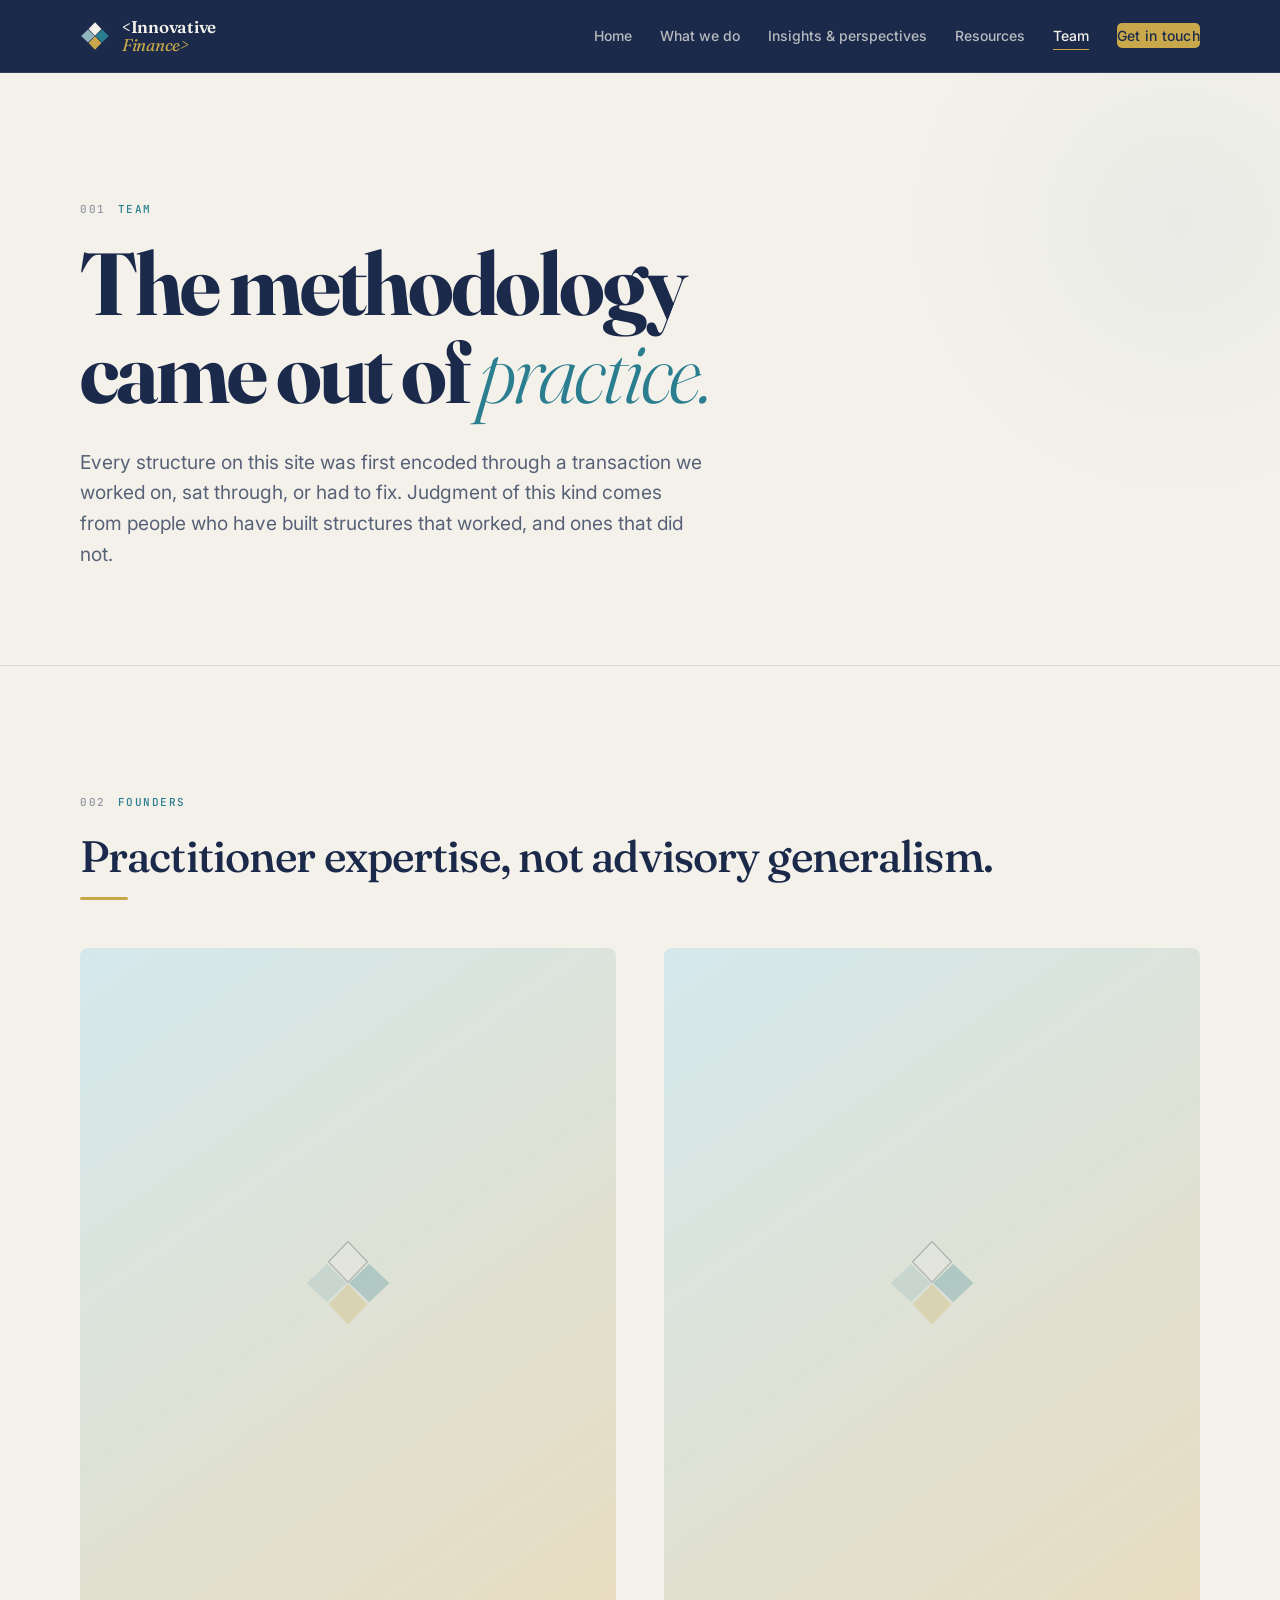
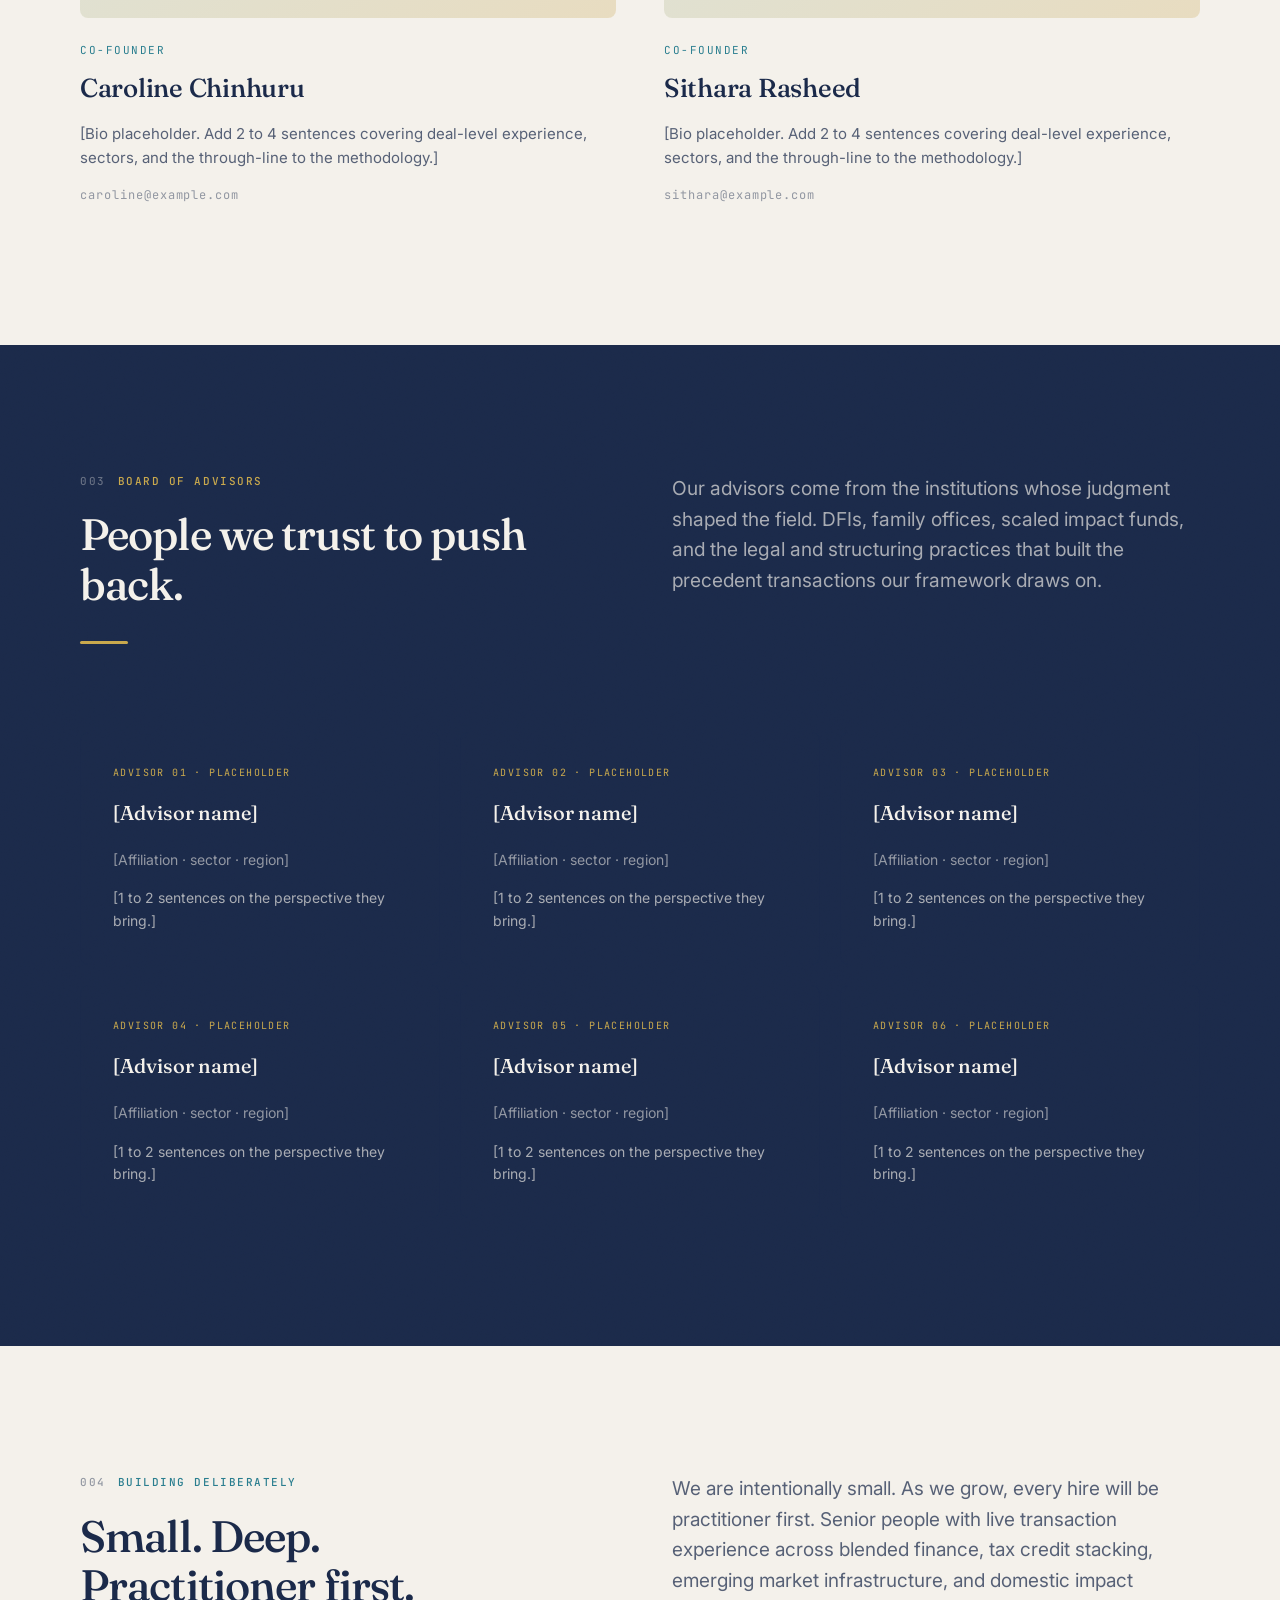
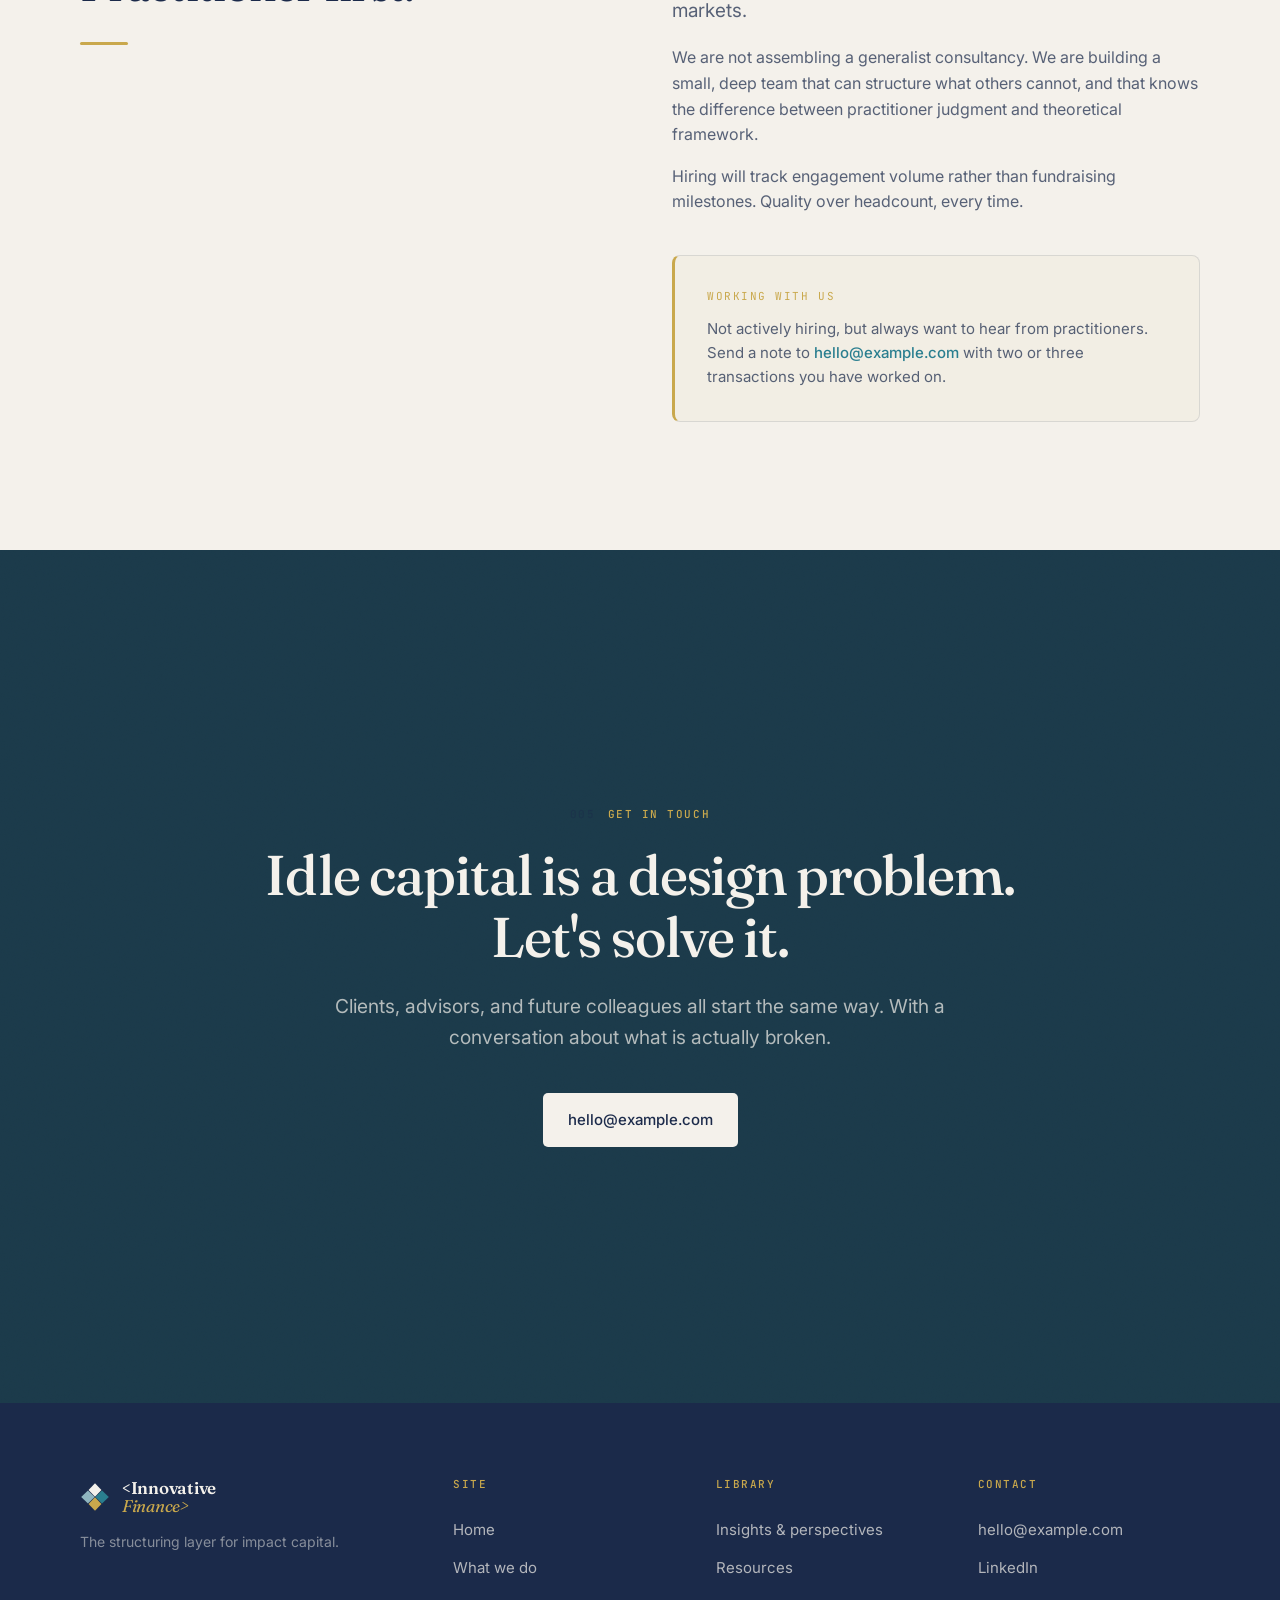
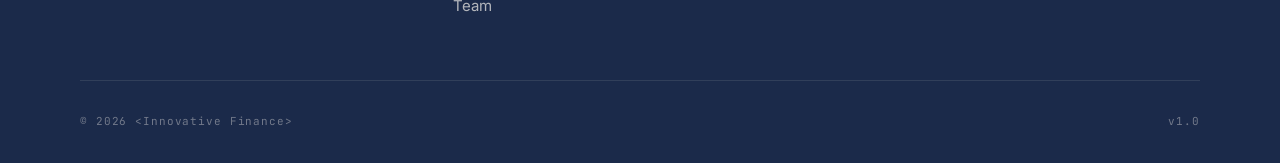
<file: team.html>
<!DOCTYPE html>
<html lang="en">
<head>
<meta charset="UTF-8">
<meta name="viewport" content="width=device-width, initial-scale=1.0">
<title>Team · &lt;Innovative Finance&gt;</title>
<link rel="icon" type="image/svg+xml" href="favicon.svg">
<link rel="stylesheet" href="styles.css">
</head>
<body>
<header class="site-header"><div class="wrap"><nav class="nav" aria-label="Primary"><a href="index.html" class="brand-lockup"><img src="mark-dark.svg" class="mark" alt=""><span class="name"><span>&lt;Innovative</span><span>Finance&gt;</span></span></a><ul class="nav-links"><li><a href="index.html">Home</a></li><li><a href="what-we-do.html">What we do</a></li><li><a href="insights.html">Insights &amp; perspectives</a></li><li><a href="resources.html">Resources</a></li><li><a href="team.html" class="active">Team</a></li><li><a href="index.html#contact" class="nav-cta">Get in touch</a></li></ul><button class="nav-toggle" aria-label="Open menu"><svg viewBox="0 0 24 24" fill="none" stroke-width="1.5"><path d="M4 7h16M4 12h16M4 17h16" stroke-linecap="round"/></svg></button></nav></div></header>

<section class="page-header">
  <div class="wrap">
    <p class="eyebrow reveal reveal-1"><span class="num">001</span>Team</p>
    <h1 class="display reveal reveal-2" style="max-width: 14ch;">The methodology came out of <em>practice.</em></h1>
    <p class="lede reveal reveal-3" style="margin-top: 2rem;">Every structure on this site was first encoded through a transaction we worked on, sat through, or had to fix. Judgment of this kind comes from people who have built structures that worked, and ones that did not.</p>
  </div>
</section>

<section style="border-top: 0.5px solid var(--rule);">
  <div class="wrap">
    <p class="eyebrow"><span class="num">002</span>Founders</p>
    <h2 style="margin-bottom: 1rem;">Practitioner expertise, not advisory generalism.</h2>
    <div class="gold-bar"></div>

    <div class="people-grid" style="margin-top: 3rem;">
      <article class="person">
        <div class="portrait">
          <div class="placeholder-mark">
            <img src="mark.svg" alt="">
          </div>
        </div>
        <div>
          <p class="role">Co-founder</p>
          <h3 class="name">Caroline Chinhuru</h3>
          <p style="margin-top: 1rem;">[Bio placeholder. Add 2 to 4 sentences covering deal-level experience, sectors, and the through-line to the methodology.]</p>
          <p style="margin-top: 1rem; font-family: var(--mono); font-size: 0.75rem; color: var(--ink-muted); letter-spacing: 0.08em;">caroline@example.com</p>
        </div>
      </article>
      <article class="person">
        <div class="portrait">
          <div class="placeholder-mark">
            <img src="mark.svg" alt="">
          </div>
        </div>
        <div>
          <p class="role">Co-founder</p>
          <h3 class="name">Sithara Rasheed</h3>
          <p style="margin-top: 1rem;">[Bio placeholder. Add 2 to 4 sentences covering deal-level experience, sectors, and the through-line to the methodology.]</p>
          <p style="margin-top: 1rem; font-family: var(--mono); font-size: 0.75rem; color: var(--ink-muted); letter-spacing: 0.08em;">sithara@example.com</p>
        </div>
      </article>
    </div>
  </div>
</section>

<section class="dark grain">
  <div class="wrap">
    <div class="grid-2" style="margin-bottom: 3.5rem;">
      <div>
        <p class="eyebrow"><span class="num">003</span>Board of advisors</p>
        <h2>People we trust to push back.</h2>
        <div class="gold-bar" style="margin-top: 2rem;"></div>
      </div>
      <div>
        <p class="lede">Our advisors come from the institutions whose judgment shaped the field. DFIs, family offices, scaled impact funds, and the legal and structuring practices that built the precedent transactions our framework draws on.</p>
      </div>
    </div>

    <div class="advisor-grid">
      <article class="advisor-card"><div class="placeholder-tag">Advisor 01 · placeholder</div><p class="name" style="color: var(--warm-white);">[Advisor name]</p><p class="affiliation" style="color: rgba(244, 241, 235, 0.55);">[Affiliation · sector · region]</p><p style="margin-top: 1rem; font-size: 0.875rem; color: rgba(244, 241, 235, 0.65); margin-bottom: 0;">[1 to 2 sentences on the perspective they bring.]</p></article>
      <article class="advisor-card"><div class="placeholder-tag">Advisor 02 · placeholder</div><p class="name" style="color: var(--warm-white);">[Advisor name]</p><p class="affiliation" style="color: rgba(244, 241, 235, 0.55);">[Affiliation · sector · region]</p><p style="margin-top: 1rem; font-size: 0.875rem; color: rgba(244, 241, 235, 0.65); margin-bottom: 0;">[1 to 2 sentences on the perspective they bring.]</p></article>
      <article class="advisor-card"><div class="placeholder-tag">Advisor 03 · placeholder</div><p class="name" style="color: var(--warm-white);">[Advisor name]</p><p class="affiliation" style="color: rgba(244, 241, 235, 0.55);">[Affiliation · sector · region]</p><p style="margin-top: 1rem; font-size: 0.875rem; color: rgba(244, 241, 235, 0.65); margin-bottom: 0;">[1 to 2 sentences on the perspective they bring.]</p></article>
      <article class="advisor-card"><div class="placeholder-tag">Advisor 04 · placeholder</div><p class="name" style="color: var(--warm-white);">[Advisor name]</p><p class="affiliation" style="color: rgba(244, 241, 235, 0.55);">[Affiliation · sector · region]</p><p style="margin-top: 1rem; font-size: 0.875rem; color: rgba(244, 241, 235, 0.65); margin-bottom: 0;">[1 to 2 sentences on the perspective they bring.]</p></article>
      <article class="advisor-card"><div class="placeholder-tag">Advisor 05 · placeholder</div><p class="name" style="color: var(--warm-white);">[Advisor name]</p><p class="affiliation" style="color: rgba(244, 241, 235, 0.55);">[Affiliation · sector · region]</p><p style="margin-top: 1rem; font-size: 0.875rem; color: rgba(244, 241, 235, 0.65); margin-bottom: 0;">[1 to 2 sentences on the perspective they bring.]</p></article>
      <article class="advisor-card"><div class="placeholder-tag">Advisor 06 · placeholder</div><p class="name" style="color: var(--warm-white);">[Advisor name]</p><p class="affiliation" style="color: rgba(244, 241, 235, 0.55);">[Affiliation · sector · region]</p><p style="margin-top: 1rem; font-size: 0.875rem; color: rgba(244, 241, 235, 0.65); margin-bottom: 0;">[1 to 2 sentences on the perspective they bring.]</p></article>
    </div>
  </div>
</section>

<section>
  <div class="wrap">
    <div class="grid-2" style="align-items: start;">
      <div>
        <p class="eyebrow"><span class="num">004</span>Building deliberately</p>
        <h2 style="max-width: 14ch;">Small. Deep. Practitioner first.</h2>
        <div class="gold-bar" style="margin-top: 2rem;"></div>
      </div>
      <div class="prose">
        <p style="font-size: 1.1875rem;">We are intentionally small. As we grow, every hire will be practitioner first. Senior people with live transaction experience across blended finance, tax credit stacking, emerging market infrastructure, and domestic impact markets.</p>
        <p>We are not assembling a generalist consultancy. We are building a small, deep team that can structure what others cannot, and that knows the difference between practitioner judgment and theoretical framework.</p>
        <p>Hiring will track engagement volume rather than fundraising milestones. Quality over headcount, every time.</p>

        <div style="margin-top: 2.5rem; padding: 2rem; border: 0.5px solid var(--rule); border-left: 3px solid var(--gold); border-radius: var(--radius-card); background: rgba(201, 168, 76, 0.04);">
          <p style="font-family: var(--mono); font-size: 0.6875rem; letter-spacing: 0.14em; text-transform: uppercase; color: var(--gold); margin-bottom: 0.75rem;">Working with us</p>
          <p style="margin: 0; color: var(--ink-soft); font-size: 0.9375rem;">Not actively hiring, but always want to hear from practitioners. Send a note to <a href="mailto:hello@example.com" style="color: var(--teal); font-weight: 500;">hello@example.com</a> with two or three transactions you have worked on.</p>
        </div>
      </div>
    </div>
  </div>
</section>

<section class="deep grain">
  <div class="cta-block">
    <p class="eyebrow"><span class="num">005</span>Get in touch</p>
    <h2>Idle capital is a design problem. Let's solve it.</h2>
    <p class="lede">Clients, advisors, and future colleagues all start the same way. With a conversation about what is actually broken.</p>
    <div class="btn-row" style="justify-content: center;"><a href="mailto:hello@example.com" class="btn btn-primary" style="background: var(--warm-white); color: var(--navy);">hello@example.com</a></div>
  </div>
</section>

<footer class="site-footer"><div class="wrap"><div class="footer-grid"><div><a href="index.html" class="brand-lockup"><img src="mark-dark.svg" class="mark" alt=""><span class="name"><span>&lt;Innovative</span><span>Finance&gt;</span></span></a><p>The structuring layer for impact capital.</p></div><div><h4>Site</h4><ul><li><a href="index.html">Home</a></li><li><a href="what-we-do.html">What we do</a></li><li><a href="team.html">Team</a></li></ul></div><div><h4>Library</h4><ul><li><a href="insights.html">Insights &amp; perspectives</a></li><li><a href="resources.html">Resources</a></li></ul></div><div><h4>Contact</h4><ul><li><a href="mailto:hello@example.com">hello@example.com</a></li><li><a href="#">LinkedIn</a></li></ul></div></div><div class="footer-bottom"><span>© 2026 &lt;Innovative Finance&gt;</span><span>v1.0</span></div></div></footer>
<script src="script.js"></script>
</body>
</html>
</file>
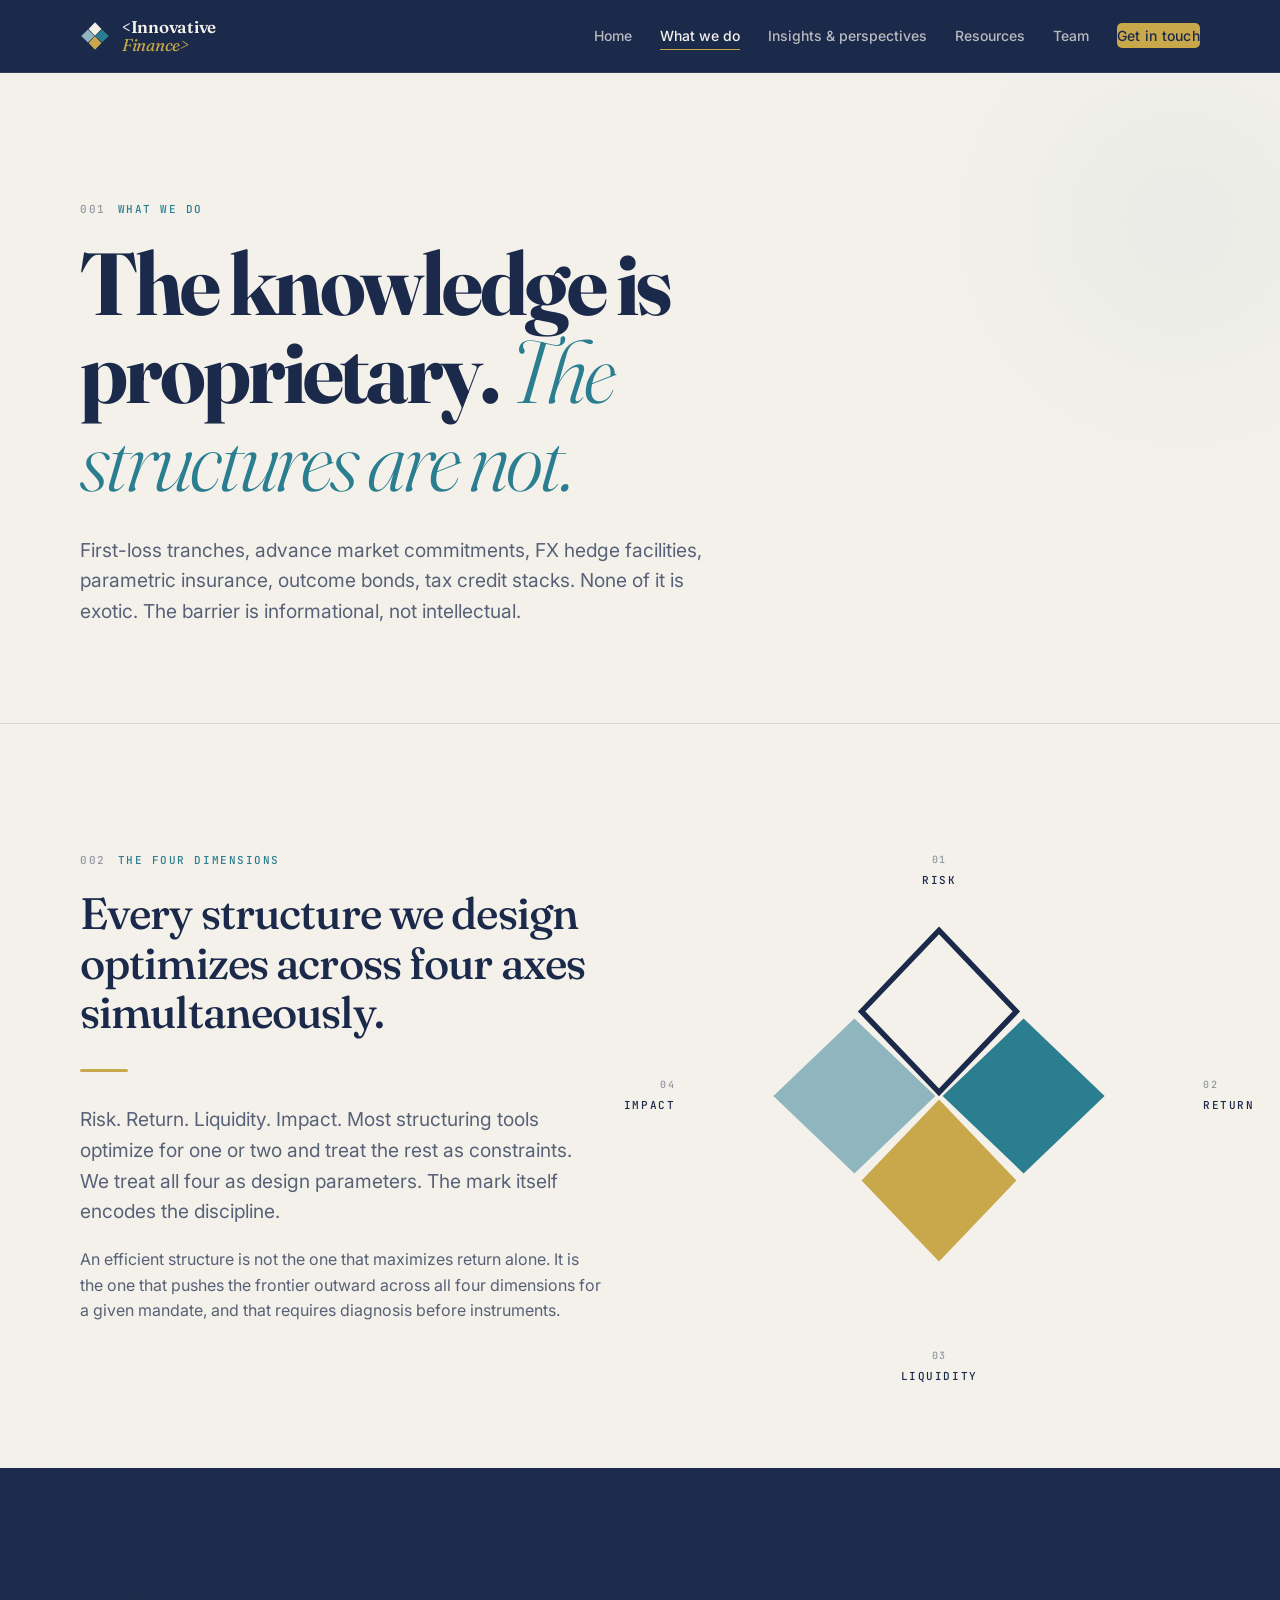
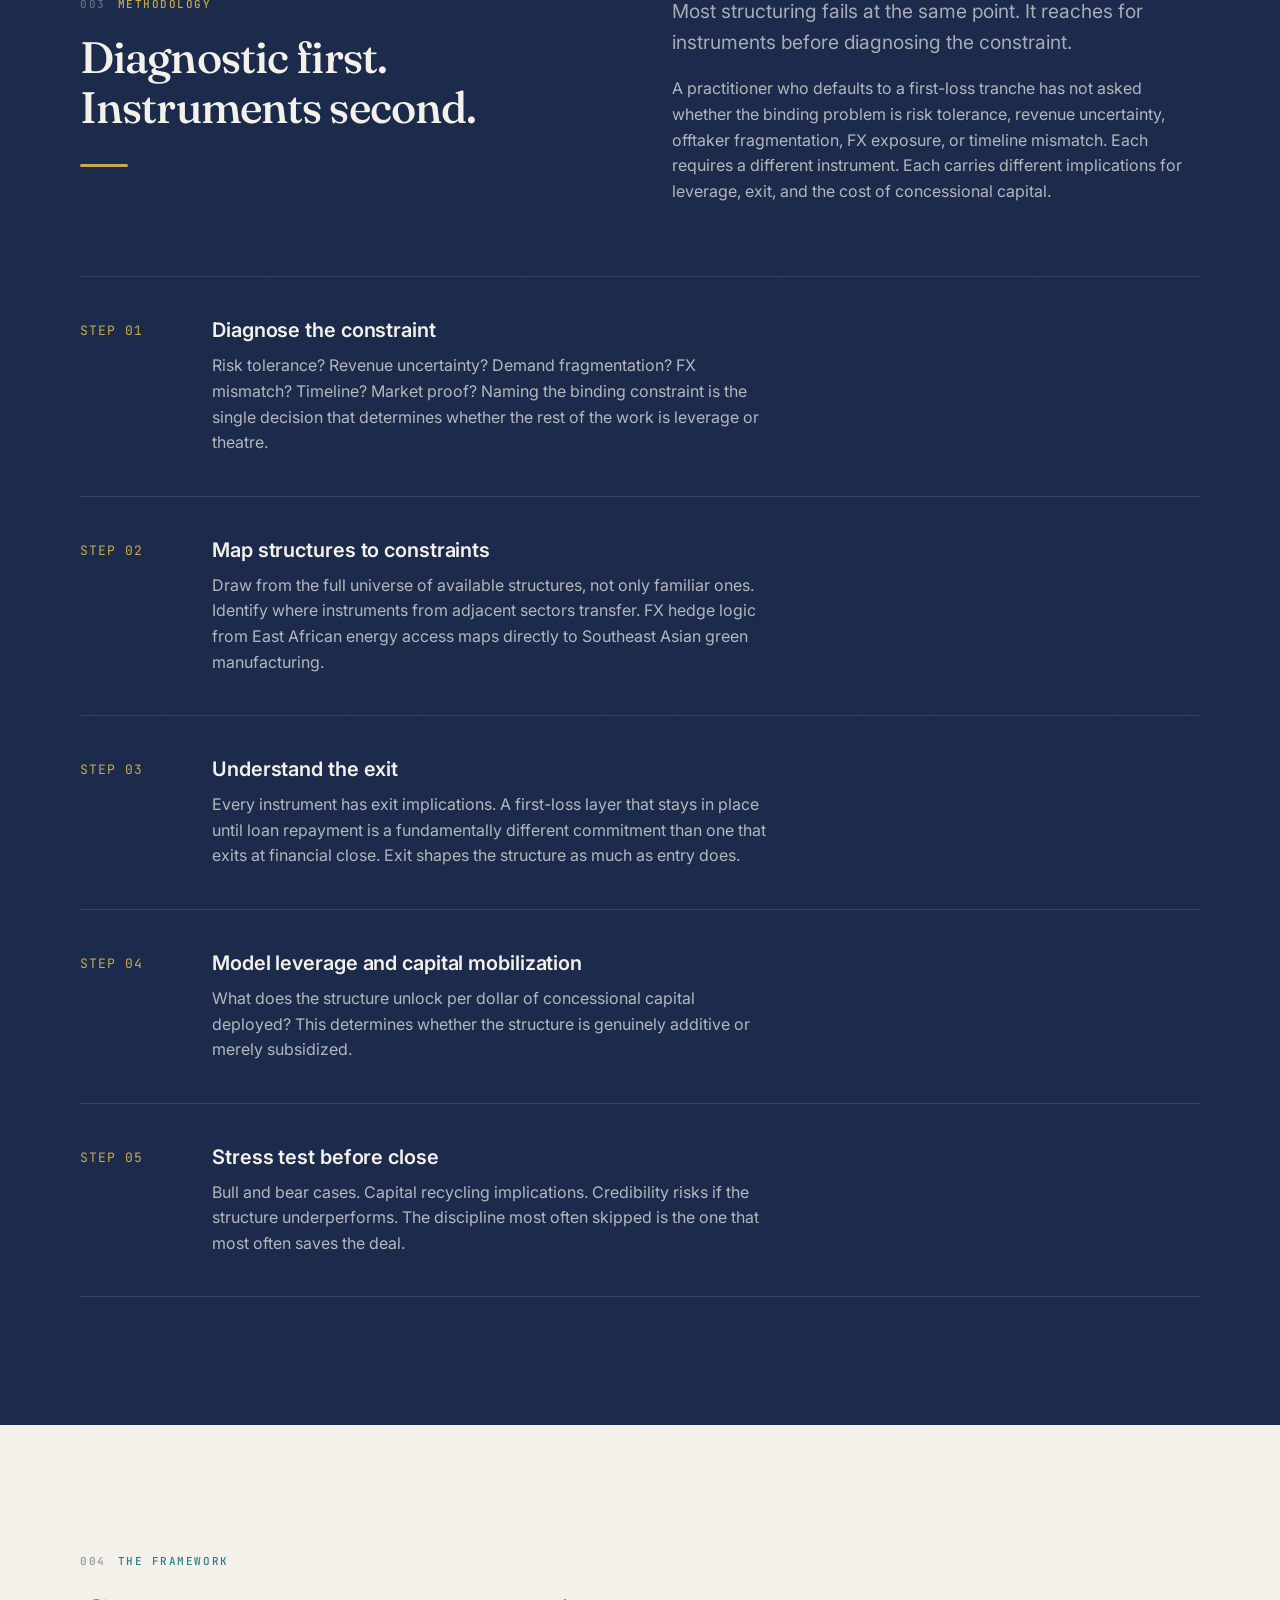
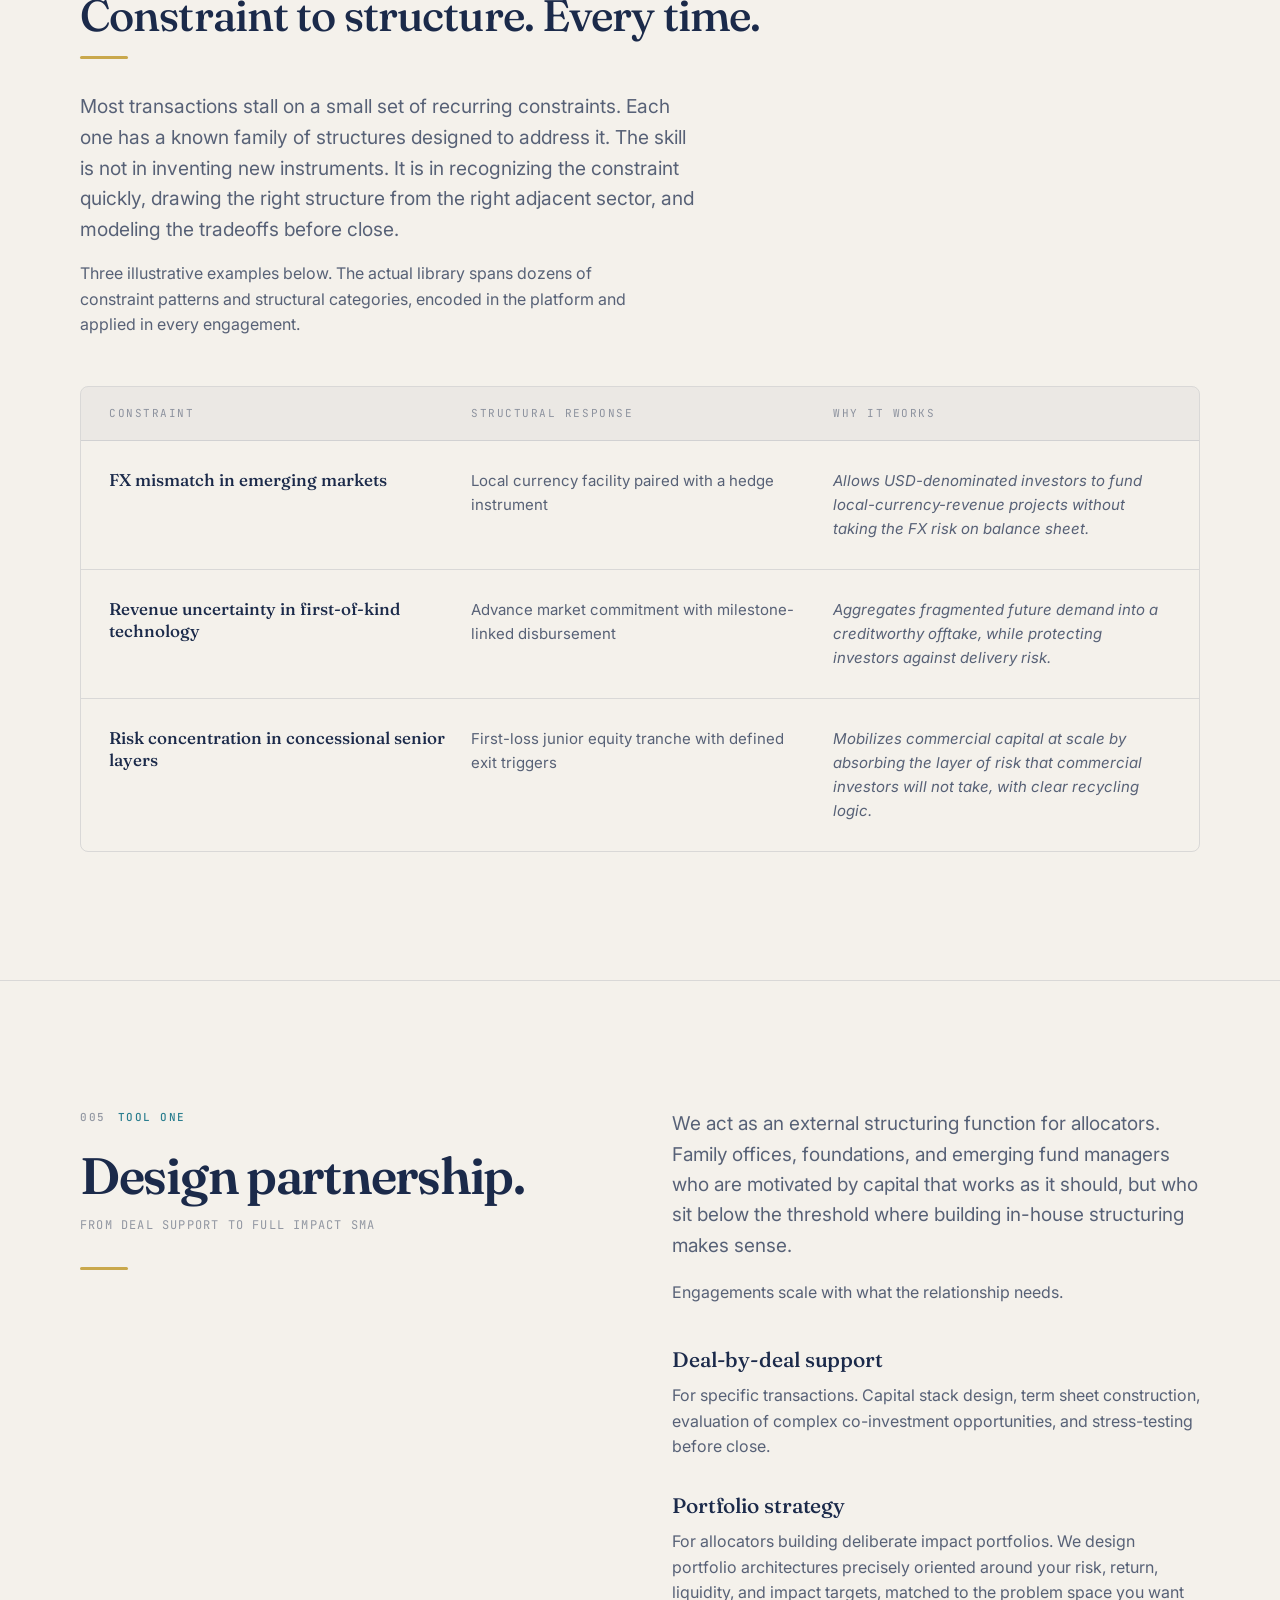
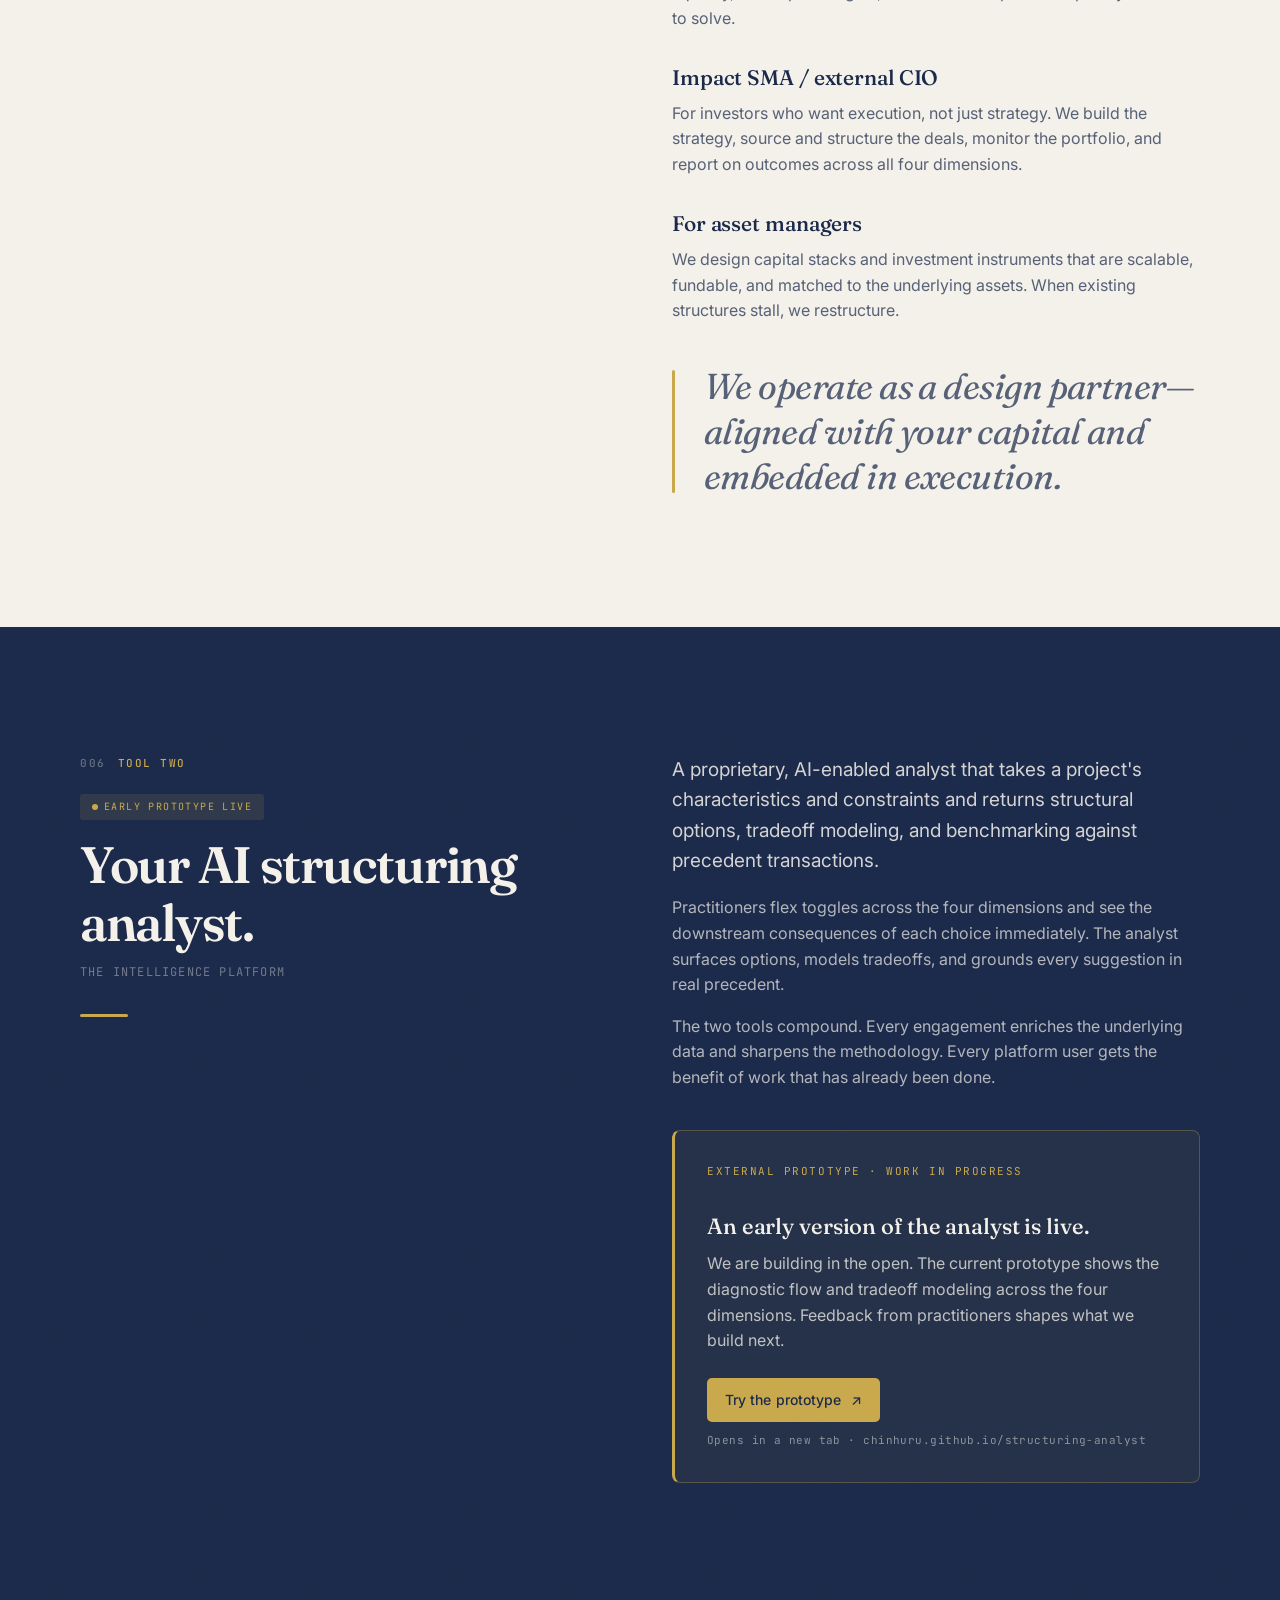
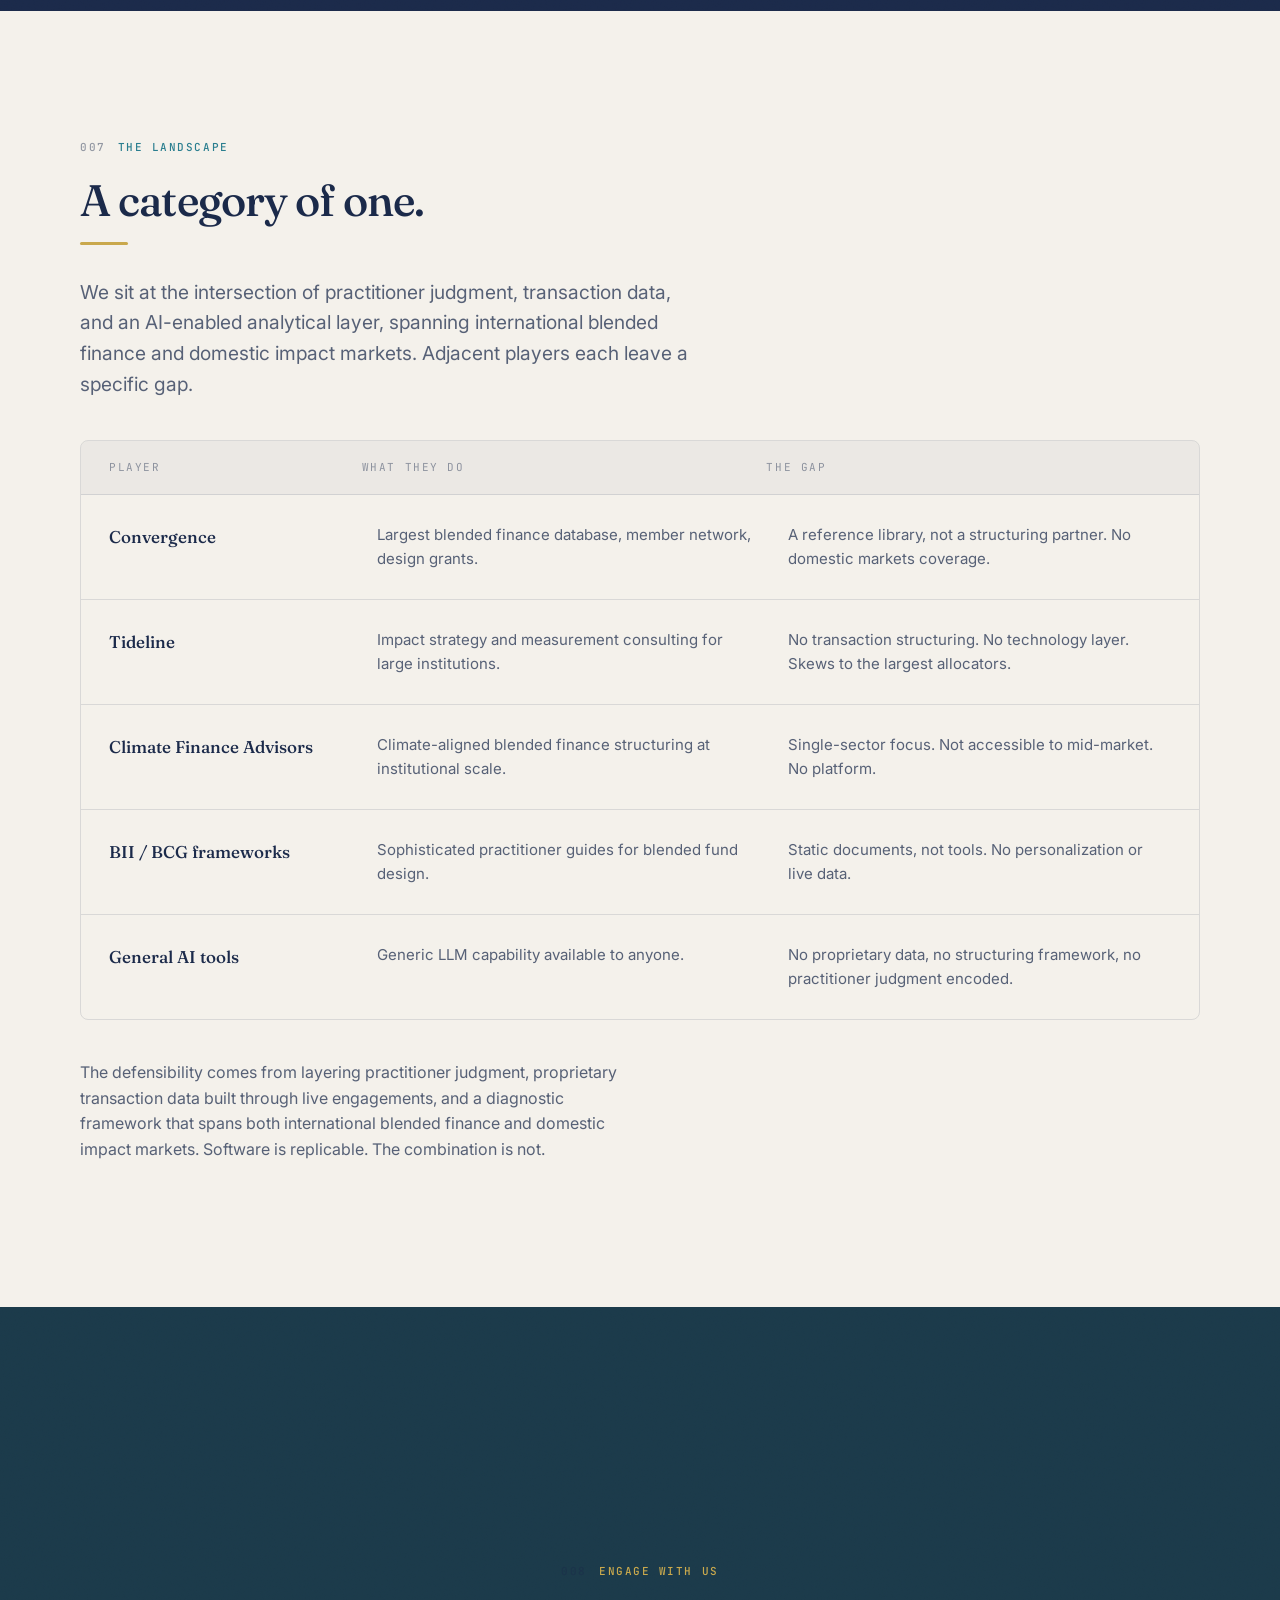
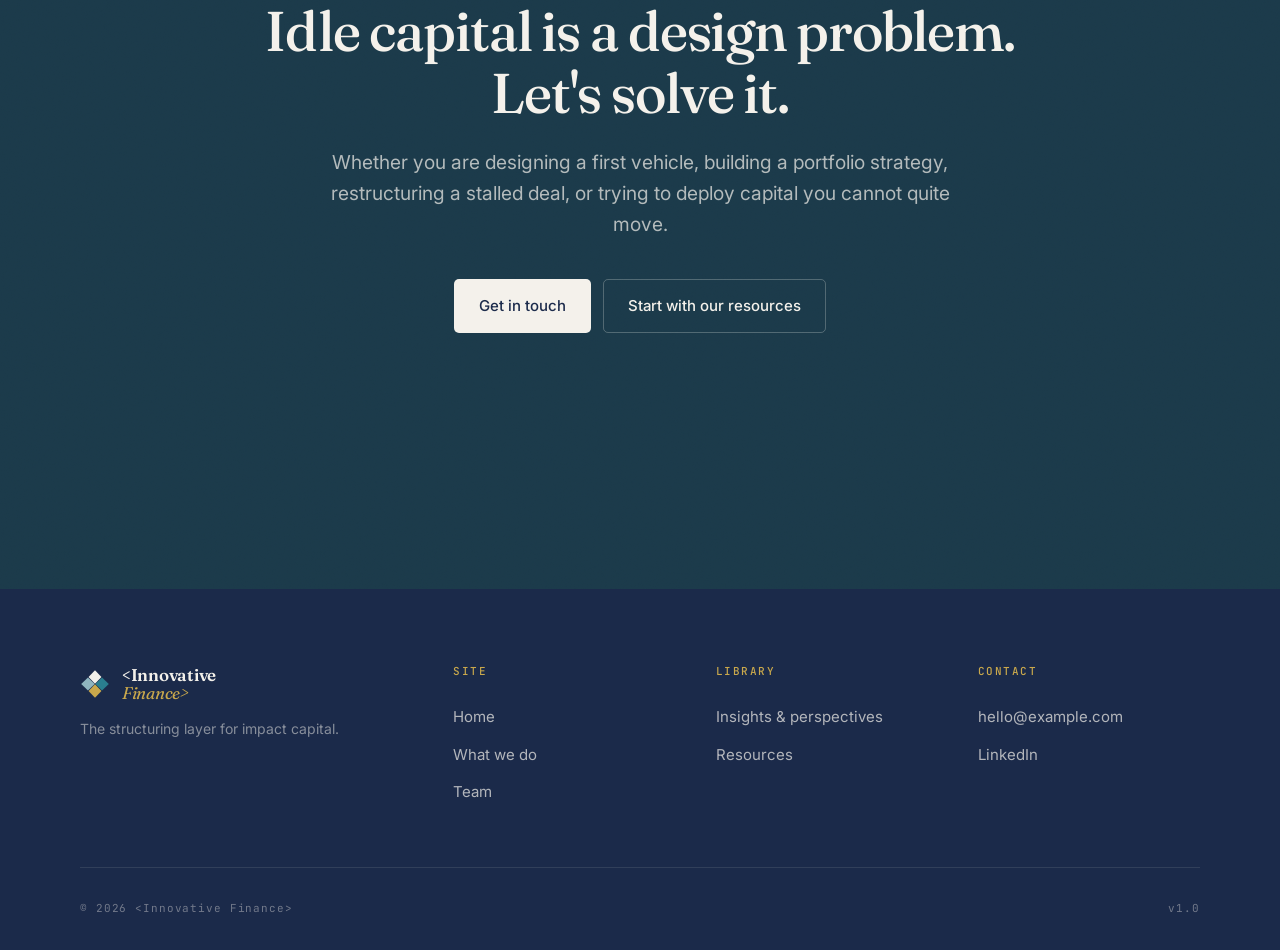
<file: what-we-do.html>
<!DOCTYPE html>
<html lang="en">
<head>
<meta charset="UTF-8">
<meta name="viewport" content="width=device-width, initial-scale=1.0">
<title>What we do · &lt;Innovative Finance&gt;</title>
<link rel="icon" type="image/svg+xml" href="favicon.svg">
<link rel="stylesheet" href="styles.css">
</head>
<body>
<header class="site-header"><div class="wrap"><nav class="nav" aria-label="Primary"><a href="index.html" class="brand-lockup"><img src="mark-dark.svg" class="mark" alt=""><span class="name"><span>&lt;Innovative</span><span>Finance&gt;</span></span></a><ul class="nav-links"><li><a href="index.html">Home</a></li><li><a href="what-we-do.html" class="active">What we do</a></li><li><a href="insights.html">Insights &amp; perspectives</a></li><li><a href="resources.html">Resources</a></li><li><a href="team.html">Team</a></li><li><a href="index.html#contact" class="nav-cta">Get in touch</a></li></ul><button class="nav-toggle" aria-label="Open menu"><svg viewBox="0 0 24 24" fill="none" stroke-width="1.5"><path d="M4 7h16M4 12h16M4 17h16" stroke-linecap="round"/></svg></button></nav></div></header>

<!-- ========= PAGE HEADER ========= -->
<section class="page-header">
  <div class="wrap">
    <p class="eyebrow reveal reveal-1"><span class="num">001</span>What we do</p>
    <h1 class="display reveal reveal-2" style="max-width: 14ch;">The knowledge is proprietary. <em>The structures are not.</em></h1>
    <p class="lede reveal reveal-3" style="margin-top: 2rem;">First-loss tranches, advance market commitments, FX hedge facilities, parametric insurance, outcome bonds, tax credit stacks. None of it is exotic. The barrier is informational, not intellectual.</p>
  </div>
</section>

<!-- ========= FOUR DIMENSIONS ========= -->
<section style="border-top: 0.5px solid var(--rule);">
  <div class="wrap">
    <div class="grid-2" style="align-items: center; gap: clamp(2rem, 6vw, 5rem);">
      <div>
        <p class="eyebrow"><span class="num">002</span>The four dimensions</p>
        <h2 style="max-width: 18ch;">Every structure we design optimizes across four axes simultaneously.</h2>
        <div class="gold-bar" style="margin-top: 2rem;"></div>
        <p class="lede" style="margin-top: 2rem;">Risk. Return. Liquidity. Impact. Most structuring tools optimize for one or two and treat the rest as constraints. We treat all four as design parameters. The mark itself encodes the discipline.</p>
        <p style="color: var(--ink-soft); margin-top: 1.25rem;">An efficient structure is not the one that maximizes return alone. It is the one that pushes the frontier outward across all four dimensions for a given mandate, and that requires diagnosis before instruments.</p>
      </div>
      <div>
        <div class="dimensions-diagram">
          <span class="dim-label dim-top"><span class="num">01</span>Risk</span>
          <span class="dim-label dim-right"><span class="num">02</span>Return</span>
          <span class="dim-label dim-bottom"><span class="num">03</span>Liquidity</span>
          <span class="dim-label dim-left"><span class="num">04</span>Impact</span>
          <img src="mark.svg" class="mark" alt="The four dimensions diagram">
        </div>
      </div>
    </div>
  </div>
</section>

<!-- ========= METHODOLOGY ========= -->
<section class="dark grain">
  <div class="wrap">
    <div class="grid-2" style="margin-bottom: 3.5rem;">
      <div>
        <p class="eyebrow"><span class="num">003</span>Methodology</p>
        <h2 style="max-width: 16ch;">Diagnostic first. Instruments second.</h2>
        <div class="gold-bar" style="margin-top: 2rem;"></div>
      </div>
      <div>
        <p class="lede">Most structuring fails at the same point. It reaches for instruments before diagnosing the constraint.</p>
        <p style="color: rgba(244, 241, 235, 0.7); margin-top: 1rem;">A practitioner who defaults to a first-loss tranche has not asked whether the binding problem is risk tolerance, revenue uncertainty, offtaker fragmentation, FX exposure, or timeline mismatch. Each requires a different instrument. Each carries different implications for leverage, exit, and the cost of concessional capital.</p>
      </div>
    </div>

    <ol class="steps" style="border-top-color: rgba(244, 241, 235, 0.12);">
      <li class="step" style="border-color: rgba(244, 241, 235, 0.12);"><div class="step-num" style="color: var(--gold);">STEP 01</div><div><h3 style="color: var(--warm-white);">Diagnose the constraint</h3><p style="color: rgba(244, 241, 235, 0.7);">Risk tolerance? Revenue uncertainty? Demand fragmentation? FX mismatch? Timeline? Market proof? Naming the binding constraint is the single decision that determines whether the rest of the work is leverage or theatre.</p></div></li>
      <li class="step" style="border-color: rgba(244, 241, 235, 0.12);"><div class="step-num" style="color: var(--gold);">STEP 02</div><div><h3 style="color: var(--warm-white);">Map structures to constraints</h3><p style="color: rgba(244, 241, 235, 0.7);">Draw from the full universe of available structures, not only familiar ones. Identify where instruments from adjacent sectors transfer. FX hedge logic from East African energy access maps directly to Southeast Asian green manufacturing.</p></div></li>
      <li class="step" style="border-color: rgba(244, 241, 235, 0.12);"><div class="step-num" style="color: var(--gold);">STEP 03</div><div><h3 style="color: var(--warm-white);">Understand the exit</h3><p style="color: rgba(244, 241, 235, 0.7);">Every instrument has exit implications. A first-loss layer that stays in place until loan repayment is a fundamentally different commitment than one that exits at financial close. Exit shapes the structure as much as entry does.</p></div></li>
      <li class="step" style="border-color: rgba(244, 241, 235, 0.12);"><div class="step-num" style="color: var(--gold);">STEP 04</div><div><h3 style="color: var(--warm-white);">Model leverage and capital mobilization</h3><p style="color: rgba(244, 241, 235, 0.7);">What does the structure unlock per dollar of concessional capital deployed? This determines whether the structure is genuinely additive or merely subsidized.</p></div></li>
      <li class="step" style="border-bottom-color: rgba(244, 241, 235, 0.12); border-color: rgba(244, 241, 235, 0.12);"><div class="step-num" style="color: var(--gold);">STEP 05</div><div><h3 style="color: var(--warm-white);">Stress test before close</h3><p style="color: rgba(244, 241, 235, 0.7);">Bull and bear cases. Capital recycling implications. Credibility risks if the structure underperforms. The discipline most often skipped is the one that most often saves the deal.</p></div></li>
    </ol>
  </div>
</section>

<!-- ========= FRAMEWORK SYNTHESIS + 3 EXAMPLES ========= -->
<section>
  <div class="wrap">
    <p class="eyebrow"><span class="num">004</span>The framework</p>
    <h2 style="max-width: 24ch; margin-bottom: 1rem;">Constraint to structure. Every time.</h2>
    <div class="gold-bar"></div>
    <p class="lede" style="margin-top: 1.5rem; margin-bottom: 1rem;">Most transactions stall on a small set of recurring constraints. Each one has a known family of structures designed to address it. The skill is not in inventing new instruments. It is in recognizing the constraint quickly, drawing the right structure from the right adjacent sector, and modeling the tradeoffs before close.</p>
    <p style="color: var(--ink-soft); max-width: 56ch; margin-bottom: 3rem;">Three illustrative examples below. The actual library spans dozens of constraint patterns and structural categories, encoded in the platform and applied in every engagement.</p>

    <div class="examples-table">
      <div class="examples-head">
        <span>Constraint</span>
        <span>Structural response</span>
        <span>Why it works</span>
      </div>
      <div class="examples-row">
        <div class="constraint">FX mismatch in emerging markets</div>
        <div class="structure">Local currency facility paired with a hedge instrument</div>
        <div class="insight">Allows USD-denominated investors to fund local-currency-revenue projects without taking the FX risk on balance sheet.</div>
      </div>
      <div class="examples-row">
        <div class="constraint">Revenue uncertainty in first-of-kind technology</div>
        <div class="structure">Advance market commitment with milestone-linked disbursement</div>
        <div class="insight">Aggregates fragmented future demand into a creditworthy offtake, while protecting investors against delivery risk.</div>
      </div>
      <div class="examples-row">
        <div class="constraint">Risk concentration in concessional senior layers</div>
        <div class="structure">First-loss junior equity tranche with defined exit triggers</div>
        <div class="insight">Mobilizes commercial capital at scale by absorbing the layer of risk that commercial investors will not take, with clear recycling logic.</div>
      </div>
    </div>
  </div>
</section>

<!-- ========= PILLAR 1: DESIGN PARTNERSHIP ========= -->
<section id="partnership">
  <div class="wrap">
    <div class="grid-2" style="align-items: start;">
      <div style="position: sticky; top: 100px;">
        <p class="eyebrow"><span class="num">005</span>Tool one</p>
        <h2 style="font-size: clamp(2.25rem, 4vw, 3.25rem); font-weight: 600; letter-spacing: -0.025em;">Design partnership.</h2>
        <p style="font-family: var(--mono); color: var(--ink-muted); font-size: 0.75rem; letter-spacing: 0.1em; margin-top: 0.75rem;">FROM DEAL SUPPORT TO FULL IMPACT SMA</p>
        <div class="gold-bar" style="margin-top: 2rem;"></div>
      </div>
      <div class="prose">
        <p style="font-size: 1.1875rem;">We act as an external structuring function for allocators. Family offices, foundations, and emerging fund managers who are motivated by capital that works as it should, but who sit below the threshold where building in-house structuring makes sense.</p>
        <p>Engagements scale with what the relationship needs.</p>
        <h3 style="font-family: var(--display); font-size: 1.3125rem; font-weight: 500; margin-top: 2.5rem;">Deal-by-deal support</h3>
        <p>For specific transactions. Capital stack design, term sheet construction, evaluation of complex co-investment opportunities, and stress-testing before close.</p>
        <h3 style="font-family: var(--display); font-size: 1.3125rem; font-weight: 500;">Portfolio strategy</h3>
        <p>For allocators building deliberate impact portfolios. We design portfolio architectures precisely oriented around your risk, return, liquidity, and impact targets, matched to the problem space you want to solve.</p>
        <h3 style="font-family: var(--display); font-size: 1.3125rem; font-weight: 500;">Impact SMA / external CIO</h3>
        <p>For investors who want execution, not just strategy. We build the strategy, source and structure the deals, monitor the portfolio, and report on outcomes across all four dimensions.</p>
        <h3 style="font-family: var(--display); font-size: 1.3125rem; font-weight: 500;">For asset managers</h3>
        <p>We design capital stacks and investment instruments that are scalable, fundable, and matched to the underlying assets. When existing structures stall, we restructure.</p>
        <p class="giant-quote" style="margin-top: 2.5rem;">We operate as a design partner—aligned with your capital and embedded in execution.</p>
      </div>
    </div>
  </div>
</section>

<!-- ========= PILLAR 2: PLATFORM ========= -->
<section class="dark grain" id="platform">
  <div class="wrap">
    <div class="grid-2" style="align-items: start;">
      <div style="position: sticky; top: 100px;">
        <p class="eyebrow"><span class="num">006</span>Tool two</p>
        <span class="prototype-tag">Early prototype live</span>
        <h2 style="font-size: clamp(2.25rem, 4vw, 3.25rem); font-weight: 600; letter-spacing: -0.025em;">Your AI structuring analyst.</h2>
        <p style="font-family: var(--mono); color: rgba(244, 241, 235, 0.4); font-size: 0.75rem; letter-spacing: 0.1em; margin-top: 0.75rem;">THE INTELLIGENCE PLATFORM</p>
        <div class="gold-bar" style="margin-top: 2rem;"></div>
      </div>
      <div class="prose">
        <p style="font-size: 1.1875rem; color: rgba(244, 241, 235, 0.85);">A proprietary, AI-enabled analyst that takes a project's characteristics and constraints and returns structural options, tradeoff modeling, and benchmarking against precedent transactions.</p>
        <p style="color: rgba(244, 241, 235, 0.7);">Practitioners flex toggles across the four dimensions and see the downstream consequences of each choice immediately. The analyst surfaces options, models tradeoffs, and grounds every suggestion in real precedent.</p>
        <p style="color: rgba(244, 241, 235, 0.7);">The two tools compound. Every engagement enriches the underlying data and sharpens the methodology. Every platform user gets the benefit of work that has already been done.</p>

        <!-- Prototype CTA block -->
        <div style="margin-top: 2.5rem; padding: 2rem; border: 0.5px solid rgba(201, 168, 76, 0.3); border-left: 3px solid var(--gold); border-radius: var(--radius-card); background: rgba(201, 168, 76, 0.06);">
          <p style="font-family: var(--mono); font-size: 0.6875rem; letter-spacing: 0.14em; text-transform: uppercase; color: var(--gold); margin-bottom: 0.875rem;">External prototype &middot; Work in progress</p>
          <h3 style="font-family: var(--display); font-size: 1.375rem; font-weight: 500; line-height: 1.2; color: var(--warm-white); margin-bottom: 0.75rem;">An early version of the analyst is live.</h3>
          <p style="color: rgba(244, 241, 235, 0.75); margin-bottom: 1.5rem;">We are building in the open. The current prototype shows the diagnostic flow and tradeoff modeling across the four dimensions. Feedback from practitioners shapes what we build next.</p>
          <a href="https://chinhuru.github.io/structuring-analyst/" target="_blank" rel="noopener noreferrer" class="btn-prototype">
            Try the prototype <span class="arrow">&#8599;</span>
          </a>
          <span class="prototype-note" style="color: rgba(244, 241, 235, 0.5);">Opens in a new tab &middot; chinhuru.github.io/structuring-analyst</span>
        </div>
      </div>
    </div>
  </div>
</section>

<!-- ========= LANDSCAPE ========= -->
<section>
  <div class="wrap">
    <p class="eyebrow"><span class="num">007</span>The landscape</p>
    <h2 style="max-width: 22ch; margin-bottom: 1rem;">A category of one.</h2>
    <div class="gold-bar"></div>
    <p class="lede" style="margin-top: 1.5rem; margin-bottom: 2.5rem;">We sit at the intersection of practitioner judgment, transaction data, and an AI-enabled analytical layer, spanning international blended finance and domestic impact markets. Adjacent players each leave a specific gap.</p>

    <div class="comp-table">
      <div class="comp-head"><span>Player</span><span>What they do</span><span>The gap</span></div>
      <div class="comp-row"><div class="comp-player">Convergence</div><div class="comp-desc">Largest blended finance database, member network, design grants.</div><div class="comp-desc">A reference library, not a structuring partner. No domestic markets coverage.</div></div>
      <div class="comp-row"><div class="comp-player">Tideline</div><div class="comp-desc">Impact strategy and measurement consulting for large institutions.</div><div class="comp-desc">No transaction structuring. No technology layer. Skews to the largest allocators.</div></div>
      <div class="comp-row"><div class="comp-player">Climate Finance Advisors</div><div class="comp-desc">Climate-aligned blended finance structuring at institutional scale.</div><div class="comp-desc">Single-sector focus. Not accessible to mid-market. No platform.</div></div>
      <div class="comp-row"><div class="comp-player">BII / BCG frameworks</div><div class="comp-desc">Sophisticated practitioner guides for blended fund design.</div><div class="comp-desc">Static documents, not tools. No personalization or live data.</div></div>
      <div class="comp-row"><div class="comp-player">General AI tools</div><div class="comp-desc">Generic LLM capability available to anyone.</div><div class="comp-desc">No proprietary data, no structuring framework, no practitioner judgment encoded.</div></div>
    </div>

    <p style="margin-top: 2.5rem; max-width: 56ch; color: var(--ink-soft);">The defensibility comes from layering practitioner judgment, proprietary transaction data built through live engagements, and a diagnostic framework that spans both international blended finance and domestic impact markets. Software is replicable. The combination is not.</p>
  </div>
</section>

<!-- ========= CTA ========= -->
<section class="deep grain">
  <div class="cta-block">
    <p class="eyebrow"><span class="num">008</span>Engage with us</p>
    <h2>Idle capital is a design problem. Let's solve it.</h2>
    <p class="lede">Whether you are designing a first vehicle, building a portfolio strategy, restructuring a stalled deal, or trying to deploy capital you cannot quite move.</p>
    <div class="btn-row" style="justify-content: center;"><a href="index.html#contact" class="btn btn-primary" style="background: var(--warm-white); color: var(--navy);">Get in touch</a><a href="resources.html" class="btn btn-secondary" style="color: var(--warm-white); border-color: rgba(244,241,235,0.25);">Start with our resources</a></div>
  </div>
</section>

<footer class="site-footer"><div class="wrap"><div class="footer-grid"><div><a href="index.html" class="brand-lockup"><img src="mark-dark.svg" class="mark" alt=""><span class="name"><span>&lt;Innovative</span><span>Finance&gt;</span></span></a><p>The structuring layer for impact capital.</p></div><div><h4>Site</h4><ul><li><a href="index.html">Home</a></li><li><a href="what-we-do.html">What we do</a></li><li><a href="team.html">Team</a></li></ul></div><div><h4>Library</h4><ul><li><a href="insights.html">Insights &amp; perspectives</a></li><li><a href="resources.html">Resources</a></li></ul></div><div><h4>Contact</h4><ul><li><a href="mailto:hello@example.com">hello@example.com</a></li><li><a href="#">LinkedIn</a></li></ul></div></div><div class="footer-bottom"><span>© 2026 &lt;Innovative Finance&gt;</span><span>v1.0</span></div></div></footer>
<script src="script.js"></script>
</body>
</html>
</file>
<file: styles.css>
/* ============================================
   <Innovative Finance> — Stylesheet v4
   ============================================ */

@import url('https://fonts.googleapis.com/css2?family=Fraunces:ital,opsz,wght@0,9..144,300..700;1,9..144,300..700&family=Inter:wght@300;400;500;600;700&family=JetBrains+Mono:wght@400;500&display=swap');

:root {
  --navy: #1B2A4A;
  --teal: #2A7E8F;
  --gold: #C9A84C;
  --warm-white: #F4F1EB;
  --deep-teal: #1B3A4A;
  --teal-20: #D4E8EC;
  --teal-50: #8FB5BF;
  --gold-30: #E8DCC0;

  --bg: var(--warm-white);
  --ink: var(--navy);
  --ink-soft: rgba(27, 42, 74, 0.72);
  --ink-muted: rgba(27, 42, 74, 0.45);
  --rule: rgba(27, 42, 74, 0.12);
  --rule-strong: rgba(27, 42, 74, 0.25);

  --display: 'Fraunces', Georgia, serif;
  --body: 'Inter', system-ui, sans-serif;
  --mono: 'JetBrains Mono', ui-monospace, monospace;

  --radius-card: 8px;
  --radius-button: 5px;
  --max-w: 1200px;
  --gutter: clamp(20px, 4vw, 40px);
  --transition: 240ms cubic-bezier(0.32, 0.72, 0, 1);
  --ease-out: cubic-bezier(0.16, 1, 0.3, 1);
}

*, *::before, *::after { box-sizing: border-box; }
html { scroll-behavior: smooth; -webkit-font-smoothing: antialiased; }
body {
  margin: 0;
  font-family: var(--body);
  font-size: 16px;
  line-height: 1.6;
  color: var(--ink);
  background: var(--bg);
  overflow-x: hidden;
}
img, svg { display: block; max-width: 100%; }
a { color: inherit; text-decoration: none; transition: color var(--transition); }
button { font: inherit; cursor: pointer; }

/* ---- Typography ---- */
h1, h2, h3, h4 { font-family: var(--display); font-weight: 600; line-height: 1.08; margin: 0; color: var(--ink); }
h1 { font-size: clamp(2.75rem, 6vw, 4.5rem); font-weight: 700; letter-spacing: -0.03em; }
h2 { font-size: clamp(1.75rem, 3.6vw, 2.75rem); font-weight: 500; letter-spacing: -0.02em; line-height: 1.12; }
h3 { font-family: var(--body); font-size: 1.1875rem; font-weight: 600; line-height: 1.3; letter-spacing: -0.005em; }
p { margin: 0 0 1em; }

.lede { font-size: clamp(1.0625rem, 1.5vw, 1.25rem); line-height: 1.6; color: var(--ink-soft); max-width: 52ch; }
.eyebrow {
  font-family: var(--mono);
  font-size: 0.6875rem;
  font-weight: 500;
  letter-spacing: 0.14em;
  text-transform: uppercase;
  color: var(--teal);
  margin: 0 0 1.25rem;
}
.eyebrow .num { color: var(--ink-muted); margin-right: 0.75rem; }

.display { font-family: var(--display); font-weight: 700; font-size: clamp(3rem, 7.5vw, 5.5rem); line-height: 1.0; letter-spacing: -0.035em; }
.display em { font-style: italic; font-weight: 300; color: var(--teal); }
.mono { font-family: var(--mono); font-size: 0.8125rem; letter-spacing: 0.04em; }

.giant-quote {
  font-family: var(--display);
  font-size: clamp(1.625rem, 3.2vw, 2.25rem);
  font-weight: 400;
  font-style: italic;
  line-height: 1.25;
  letter-spacing: -0.015em;
  color: var(--ink);
  position: relative;
  padding-left: 2rem;
  margin: 0;
}
.giant-quote::before {
  content: '';
  position: absolute;
  left: 0; top: 6px; bottom: 6px;
  width: 3px;
  background: var(--gold);
  border-radius: 2px;
}

/* ---- Layout ---- */
.wrap { max-width: var(--max-w); margin: 0 auto; padding: 0 var(--gutter); }
.wrap-narrow { max-width: 820px; margin: 0 auto; padding: 0 var(--gutter); }
section { padding: clamp(5rem, 10vw, 8rem) 0; position: relative; }
section + section { border-top: 0.5px solid var(--rule); }
.grid-2 { display: grid; grid-template-columns: 1fr 1fr; gap: clamp(2rem, 5vw, 4rem); }
.grid-3 { display: grid; grid-template-columns: repeat(3, 1fr); gap: clamp(1.5rem, 3vw, 2rem); }
@media (max-width: 820px) { .grid-2, .grid-3 { grid-template-columns: 1fr; } }

/* ---- Grain ---- */
.grain::after {
  content: '';
  position: absolute;
  inset: 0;
  background-image: url("data:image/svg+xml,%3Csvg viewBox='0 0 512 512' xmlns='http://www.w3.org/2000/svg'%3E%3Cfilter id='n'%3E%3CfeTurbulence type='fractalNoise' baseFrequency='0.7' numOctaves='4' stitchTiles='stitch'/%3E%3C/filter%3E%3Crect width='512' height='512' filter='url(%23n)' opacity='0.08'/%3E%3C/svg%3E");
  background-repeat: repeat;
  background-size: 256px 256px;
  pointer-events: none;
  opacity: 0.5;
  mix-blend-mode: overlay;
}

/* ---- Header / Nav (NAVY TOP BAR) ---- */
.site-header {
  position: sticky;
  top: 0;
  z-index: 50;
  background: var(--navy);
  border-bottom: 0.5px solid rgba(244, 241, 235, 0.1);
}
.nav { display: flex; align-items: center; justify-content: space-between; height: 72px; }
.brand-lockup { display: flex; align-items: center; gap: 12px; }
.brand-lockup .mark { width: 30px; height: 30px; }
.brand-lockup .name {
  font-family: var(--display);
  font-weight: 600;
  font-size: 1.0625rem;
  letter-spacing: -0.015em;
  line-height: 1.05;
  color: var(--warm-white);
}
.brand-lockup .name span { display: block; }
.brand-lockup .name span:last-child { color: var(--gold); font-style: italic; font-weight: 400; }

.nav-links { display: flex; align-items: center; gap: 1.75rem; list-style: none; margin: 0; padding: 0; }
.nav-links a {
  font-size: 0.875rem;
  color: rgba(244, 241, 235, 0.72);
  font-weight: 500;
  position: relative;
  padding: 4px 0;
}
.nav-links a:hover { color: var(--warm-white); }
.nav-links a.active { color: var(--warm-white); }
.nav-links a.active::after {
  content: '';
  position: absolute;
  left: 0; right: 0; bottom: -2px;
  height: 1.5px;
  background: var(--gold);
}
.nav-cta {
  background: var(--gold);
  color: var(--navy) !important;
  padding: 10px 18px;
  border-radius: var(--radius-button);
  font-size: 0.8125rem;
  font-weight: 600;
  border: 0;
  letter-spacing: 0.02em;
  transition: background var(--transition), transform var(--transition);
}
.nav-cta:hover { background: #d8b75a; transform: translateY(-1px); }
.nav-cta::after { display: none; }

.nav-toggle { display: none; background: transparent; border: 0; padding: 8px; }
.nav-toggle svg { width: 24px; height: 24px; stroke: var(--warm-white); }
@media (max-width: 920px) {
  .nav-links { display: none; }
  .nav-toggle { display: block; }
  .nav.open .nav-links {
    display: flex;
    position: absolute;
    top: 72px; left: 0; right: 0;
    flex-direction: column;
    align-items: flex-start;
    background: var(--navy);
    padding: 1.5rem var(--gutter) 2rem;
    border-bottom: 0.5px solid rgba(244, 241, 235, 0.1);
    gap: 1.25rem;
  }
}

/* ---- Hero ---- */
.hero {
  padding: clamp(5rem, 12vw, 10rem) 0 clamp(4rem, 8vw, 7rem);
  position: relative;
  overflow: hidden;
}
.hero::before {
  content: '';
  position: absolute;
  top: -100px; right: -200px;
  width: 800px; height: 800px;
  background: radial-gradient(ellipse at center, rgba(42, 126, 143, 0.07) 0%, transparent 60%);
  pointer-events: none;
}
.hero-grid { display: grid; grid-template-columns: 1.2fr 1fr; gap: clamp(2rem, 6vw, 5rem); align-items: center; }
@media (max-width: 900px) { .hero-grid { grid-template-columns: 1fr; } }
.hero h1 { margin-bottom: 2rem; }
.hero .lede { margin-bottom: 2.5rem; font-size: clamp(1.0625rem, 1.6vw, 1.3125rem); }
.hero-figure { aspect-ratio: 1 / 1; position: relative; display: flex; align-items: center; justify-content: center; }
.hero-figure img.mark { width: 100%; max-width: 420px; }

/* ---- Buttons ---- */
.btn {
  display: inline-flex;
  align-items: center;
  gap: 8px;
  padding: 14px 24px;
  border-radius: var(--radius-button);
  font-size: 0.9375rem;
  font-weight: 500;
  border: 0.5px solid transparent;
  transition: all var(--transition);
  cursor: pointer;
}
.btn-primary { background: var(--navy); color: var(--warm-white); }
.btn-primary:hover { background: var(--deep-teal); transform: translateY(-1px); }
.btn-secondary { background: transparent; color: var(--navy); border-color: var(--rule-strong); }
.btn-secondary:hover { border-color: var(--navy); }
.btn-ghost { padding: 0; background: transparent; color: var(--teal); font-weight: 500; }
.btn-ghost::after { content: ' \2192'; transition: transform var(--transition); display: inline-block; }
.btn-ghost:hover { color: var(--deep-teal); }
.btn-ghost:hover::after { transform: translateX(5px); }
.btn-row { display: flex; gap: 12px; flex-wrap: wrap; }

/* ---- Stat bar ---- */
.stat-bar {
  display: grid;
  grid-template-columns: repeat(4, 1fr);
  background: var(--navy);
  border-radius: var(--radius-card);
  overflow: hidden;
  position: relative;
}
.stat-bar.grain::after { border-radius: var(--radius-card); }
.stat-bar .stat {
  padding: clamp(2rem, 4vw, 3rem) clamp(1.25rem, 2.5vw, 2rem);
  border-right: 0.5px solid rgba(244, 241, 235, 0.1);
  color: var(--warm-white);
}
.stat-bar .stat:last-child { border-right: 0; }
.stat-bar .figure {
  font-family: var(--display);
  font-size: clamp(2.25rem, 4vw, 3.25rem);
  font-weight: 700;
  letter-spacing: -0.025em;
  line-height: 1;
  margin-bottom: 0.625rem;
  color: var(--warm-white);
}
.stat-bar .figure .accent { color: var(--gold); }
.stat-bar .label { font-size: 0.8125rem; color: rgba(244, 241, 235, 0.55); line-height: 1.4; }
@media (max-width: 820px) {
  .stat-bar { grid-template-columns: 1fr 1fr; }
  .stat-bar .stat:nth-child(2) { border-right: 0; }
  .stat-bar .stat:nth-child(1), .stat-bar .stat:nth-child(2) { border-bottom: 0.5px solid rgba(244, 241, 235, 0.1); }
}

/* ---- Cards ---- */
.card {
  background: var(--warm-white);
  border: 0.5px solid var(--rule);
  border-radius: var(--radius-card);
  padding: clamp(1.75rem, 3vw, 2.5rem);
  transition: border-color var(--transition), transform var(--transition), box-shadow var(--transition);
  position: relative;
  overflow: hidden;
}
.card:hover { border-color: var(--rule-strong); transform: translateY(-3px); box-shadow: 0 8px 30px rgba(27, 42, 74, 0.06); }
.card .num { font-family: var(--mono); font-size: 0.6875rem; color: var(--ink-muted); letter-spacing: 0.12em; margin-bottom: 1.25rem; text-transform: uppercase; }
.card h3 { margin-bottom: 0.75rem; }
.card p { font-size: 0.9375rem; color: var(--ink-soft); margin: 0; }
.card-featured { border-top: 3px solid var(--teal); }
.card-featured .num { color: var(--teal); }
.card-gold { border-top: 3px solid var(--gold); }
.card-gold .num { color: var(--gold); }

/* ---- Dark sections ---- */
.dark { background: var(--navy); color: var(--warm-white); }
.dark + section, section + .dark { border-top: 0; }
.dark h1, .dark h2, .dark h3 { color: var(--warm-white); }
.dark .lede { color: rgba(244, 241, 235, 0.65); }
.dark .eyebrow { color: var(--gold); }
.dark .eyebrow .num { color: rgba(244, 241, 235, 0.35); }
.dark .card { background: rgba(244, 241, 235, 0.04); border-color: rgba(244, 241, 235, 0.1); }
.dark .card:hover { border-color: rgba(244, 241, 235, 0.25); box-shadow: 0 8px 30px rgba(0,0,0,0.15); }
.dark .card p { color: rgba(244, 241, 235, 0.65); }
.dark .card .num { color: rgba(244, 241, 235, 0.35); }
.dark .btn-secondary { color: var(--warm-white); border-color: rgba(244, 241, 235, 0.2); }
.dark .btn-secondary:hover { border-color: var(--warm-white); }

.deep { background: var(--deep-teal); color: var(--warm-white); }
.deep + section, section + .deep { border-top: 0; }
.deep h1, .deep h2, .deep h3 { color: var(--warm-white); }
.deep .lede { color: rgba(244, 241, 235, 0.7); }
.deep .eyebrow { color: var(--gold); }

/* ---- Gold divider ---- */
.gold-bar { width: 48px; height: 3px; background: var(--gold); border-radius: 2px; margin-bottom: 2rem; }

/* ---- Steps ---- */
.steps { list-style: none; padding: 0; margin: 0; }
.step {
  display: grid;
  grid-template-columns: 100px 1fr;
  gap: 2rem;
  padding: 2.5rem 0;
  border-top: 0.5px solid var(--rule);
}
.step:last-child { border-bottom: 0.5px solid var(--rule); }
.step .step-num { font-family: var(--mono); font-size: 0.8125rem; color: var(--teal); letter-spacing: 0.08em; padding-top: 4px; }
.step h3 { margin-bottom: 0.625rem; font-size: 1.25rem; }
.step p { color: var(--ink-soft); margin: 0; max-width: 56ch; }
@media (max-width: 640px) { .step { grid-template-columns: 1fr; gap: 0.5rem; } }

/* ---- Examples table (replaces archetype-table) ---- */
.examples-table {
  border: 0.5px solid var(--rule);
  border-radius: var(--radius-card);
  overflow: hidden;
}
.examples-head {
  display: grid;
  grid-template-columns: 1fr 1fr 1fr;
  padding: 1.125rem 1.75rem;
  background: rgba(27, 42, 74, 0.04);
  font-family: var(--mono);
  font-size: 0.6875rem;
  letter-spacing: 0.14em;
  text-transform: uppercase;
  color: var(--ink-muted);
  border-bottom: 0.5px solid var(--rule);
  gap: 1.5rem;
}
.examples-row {
  display: grid;
  grid-template-columns: 1fr 1fr 1fr;
  padding: 1.75rem;
  gap: 1.5rem;
  border-bottom: 0.5px solid var(--rule);
  align-items: start;
}
.examples-row:last-child { border-bottom: 0; }
.examples-row .constraint {
  font-family: var(--display);
  font-weight: 500;
  font-size: 1.0625rem;
  line-height: 1.25;
}
.examples-row .structure { color: var(--ink-soft); font-size: 0.9375rem; }
.examples-row .insight { color: var(--ink-soft); font-size: 0.9375rem; font-style: italic; }
@media (max-width: 720px) {
  .examples-head { display: none; }
  .examples-row { grid-template-columns: 1fr; padding: 1.5rem; gap: 0.625rem; }
}

/* ---- Page header ---- */
.page-header { padding: clamp(4.5rem, 10vw, 8rem) 0 clamp(3rem, 6vw, 5rem); position: relative; overflow: hidden; }
.page-header::before {
  content: '';
  position: absolute;
  top: -150px; right: -200px;
  width: 600px; height: 600px;
  background: radial-gradient(ellipse at center, rgba(42, 126, 143, 0.05) 0%, transparent 65%);
  pointer-events: none;
}
.page-header h1 { max-width: 16ch; margin-bottom: 1.5rem; }

/* ---- Image slot (placeholder for Gemini-generated images) ---- */
.image-slot {
  background: linear-gradient(135deg, var(--teal-20) 0%, var(--gold-30) 100%);
  border-radius: var(--radius-card);
  position: relative;
  overflow: hidden;
  display: flex;
  align-items: center;
  justify-content: center;
  min-height: 260px;
}
.image-slot::before {
  content: '';
  position: absolute;
  inset: 0;
  background-image:
    repeating-linear-gradient(45deg, transparent 0 12px, rgba(27,42,74,0.04) 12px 13px);
  pointer-events: none;
}
.image-slot .slot-label {
  position: relative;
  font-family: var(--mono);
  font-size: 0.6875rem;
  letter-spacing: 0.16em;
  text-transform: uppercase;
  color: var(--navy);
  background: var(--warm-white);
  padding: 8px 14px;
  border-radius: 3px;
  border: 0.5px solid var(--rule);
}
.image-slot.aspect-square { aspect-ratio: 1 / 1; }
.image-slot.aspect-wide { aspect-ratio: 16 / 9; }
.image-slot.aspect-tall { aspect-ratio: 4 / 5; }
.image-slot img { position: absolute; inset: 0; width: 100%; height: 100%; object-fit: cover; }

/* ---- Hero image-slot variant ---- */
.image-slot-hero {
  aspect-ratio: 1 / 1;
  background: var(--navy);
  border-radius: var(--radius-card);
  position: relative;
  overflow: hidden;
  display: flex;
  align-items: center;
  justify-content: center;
}
.image-slot-hero .slot-label {
  font-family: var(--mono);
  font-size: 0.75rem;
  letter-spacing: 0.16em;
  text-transform: uppercase;
  color: var(--gold);
  background: rgba(244, 241, 235, 0.08);
  padding: 10px 16px;
  border-radius: 3px;
  border: 0.5px dashed rgba(244, 241, 235, 0.25);
}

/* ---- People grid ---- */
.people-grid { display: grid; grid-template-columns: repeat(2, 1fr); gap: 3rem; }
@media (max-width: 720px) { .people-grid { grid-template-columns: 1fr; } }
.person { display: flex; flex-direction: column; gap: 1.5rem; }
.person .portrait {
  aspect-ratio: 4 / 5;
  background: linear-gradient(145deg, var(--teal-20) 0%, var(--gold-30) 100%);
  border-radius: var(--radius-card);
  position: relative;
  overflow: hidden;
}
.person .portrait .placeholder-mark { position: absolute; inset: 0; display: flex; align-items: center; justify-content: center; opacity: 0.25; }
.person .portrait .placeholder-mark img { width: 90px; }
.person .name { font-family: var(--display); font-size: 1.625rem; font-weight: 500; letter-spacing: -0.01em; }
.person .role { font-family: var(--mono); font-size: 0.6875rem; letter-spacing: 0.14em; text-transform: uppercase; color: var(--teal); margin-bottom: 0.75rem; }
.person p { color: var(--ink-soft); font-size: 0.9375rem; }

.advisor-grid { display: grid; grid-template-columns: repeat(3, 1fr); gap: 1.25rem; }
@media (max-width: 820px) { .advisor-grid { grid-template-columns: 1fr 1fr; } }
@media (max-width: 520px) { .advisor-grid { grid-template-columns: 1fr; } }
.advisor-card { padding: 2rem; border: 0.5px solid var(--rule); border-radius: var(--radius-card); transition: border-color var(--transition), transform var(--transition); }
.advisor-card:hover { border-color: var(--rule-strong); transform: translateY(-2px); }
.advisor-card .placeholder-tag { font-family: var(--mono); font-size: 0.625rem; letter-spacing: 0.14em; text-transform: uppercase; color: var(--gold); margin-bottom: 1rem; }
.advisor-card .name { font-family: var(--display); font-size: 1.25rem; font-weight: 500; }
.advisor-card .affiliation { font-size: 0.875rem; color: var(--ink-soft); margin-top: 0.25rem; }

/* ---- Articles ---- */
.article-list { list-style: none; padding: 0; margin: 0; }
.article-row { display: grid; grid-template-columns: 120px 1fr auto; gap: 2rem; padding: 2rem 0; border-top: 0.5px solid var(--rule); align-items: baseline; transition: padding var(--transition); }
.article-row:last-child { border-bottom: 0.5px solid var(--rule); }
.article-row:hover { padding-left: 12px; }
.article-row .meta { font-family: var(--mono); font-size: 0.6875rem; color: var(--ink-muted); letter-spacing: 0.1em; }
.article-row h3 { font-family: var(--display); font-size: clamp(1.25rem, 2.2vw, 1.5rem); font-weight: 500; line-height: 1.25; letter-spacing: -0.01em; }
.article-row .arrow { color: var(--teal); font-size: 1.25rem; }
@media (max-width: 720px) { .article-row { grid-template-columns: 1fr; gap: 0.5rem; } .article-row .arrow { display: none; } }

.coming-soon-badge { display: inline-block; font-family: var(--mono); font-size: 0.625rem; letter-spacing: 0.14em; text-transform: uppercase; color: var(--gold); background: rgba(201, 168, 76, 0.12); padding: 5px 12px; border-radius: 3px; }

/* ---- Prototype tag and CTA ---- */
.prototype-tag {
  display: inline-flex;
  align-items: center;
  gap: 6px;
  font-family: var(--mono);
  font-size: 0.625rem;
  letter-spacing: 0.14em;
  text-transform: uppercase;
  color: var(--gold);
  background: rgba(201, 168, 76, 0.12);
  padding: 5px 12px;
  border-radius: 3px;
  margin-bottom: 1rem;
}
.prototype-tag::before {
  content: '';
  width: 6px;
  height: 6px;
  background: var(--gold);
  border-radius: 50%;
  animation: prototype-pulse 2.4s ease-in-out infinite;
}
@keyframes prototype-pulse {
  0%, 100% { opacity: 1; transform: scale(1); }
  50% { opacity: 0.4; transform: scale(0.85); }
}

.btn-prototype {
  display: inline-flex;
  align-items: center;
  gap: 10px;
  padding: 11px 18px;
  border-radius: var(--radius-button);
  font-size: 0.875rem;
  font-weight: 500;
  background: var(--gold);
  color: var(--navy);
  border: 0;
  transition: all var(--transition);
  letter-spacing: 0.005em;
}
.btn-prototype:hover { background: #d8b75a; transform: translateY(-1px); box-shadow: 0 4px 14px rgba(201, 168, 76, 0.25); }
.btn-prototype svg { width: 14px; height: 14px; }
.btn-prototype .arrow { transition: transform var(--transition); display: inline-block; }
.btn-prototype:hover .arrow { transform: translate(2px, -2px); }

.prototype-note {
  display: block;
  font-family: var(--mono);
  font-size: 0.6875rem;
  letter-spacing: 0.04em;
  color: var(--ink-muted);
  margin-top: 0.625rem;
}
.dark .prototype-note { color: rgba(244, 241, 235, 0.45); }

/* ---- Resources ---- */
.resource-grid { display: grid; grid-template-columns: repeat(2, 1fr); gap: 1.25rem; }
@media (max-width: 720px) { .resource-grid { grid-template-columns: 1fr; } }
.resource-card { padding: clamp(1.75rem, 3vw, 2.25rem); border: 0.5px solid var(--rule); border-radius: var(--radius-card); display: flex; flex-direction: column; gap: 1rem; transition: border-color var(--transition), transform var(--transition), box-shadow var(--transition); }
.resource-card:hover { border-color: var(--rule-strong); transform: translateY(-3px); box-shadow: 0 8px 30px rgba(27, 42, 74, 0.06); }
.resource-card .type { font-family: var(--mono); font-size: 0.625rem; letter-spacing: 0.14em; text-transform: uppercase; color: var(--teal); }
.resource-card h3 { font-family: var(--display); font-size: 1.3125rem; font-weight: 500; line-height: 1.25; }
.resource-card p { font-size: 0.9375rem; color: var(--ink-soft); margin: 0; flex: 1; }
.resource-card .footer { display: flex; justify-content: space-between; align-items: center; padding-top: 1rem; border-top: 0.5px solid var(--rule); font-size: 0.8125rem; color: var(--ink-muted); }

/* ---- CTA block ---- */
.cta-block { text-align: center; padding: clamp(5rem, 10vw, 8rem) var(--gutter); position: relative; }
.cta-block h2 { font-family: var(--display); font-size: clamp(2.25rem, 4.5vw, 3.5rem); font-weight: 500; max-width: 22ch; margin: 0 auto 1.5rem; line-height: 1.1; letter-spacing: -0.02em; }
.cta-block .lede { margin: 0 auto 2.5rem; }

/* ---- Comp table ---- */
.comp-table { border: 0.5px solid var(--rule); border-radius: var(--radius-card); overflow: hidden; }
.comp-head { display: grid; grid-template-columns: 1fr 1.6fr 1.6fr; padding: 1.125rem 1.75rem; background: rgba(27, 42, 74, 0.04); font-family: var(--mono); font-size: 0.6875rem; letter-spacing: 0.14em; text-transform: uppercase; color: var(--ink-muted); border-bottom: 0.5px solid var(--rule); }
.comp-row { display: grid; grid-template-columns: 1fr 1.6fr 1.6fr; padding: 1.75rem; gap: 1.75rem; border-bottom: 0.5px solid var(--rule); align-items: start; }
.comp-row:last-child { border-bottom: 0; }
.comp-player { font-family: var(--display); font-weight: 500; font-size: 1.0625rem; }
.comp-desc { color: var(--ink-soft); font-size: 0.9375rem; }
@media (max-width: 720px) {
  .comp-head { display: none; }
  .comp-row { grid-template-columns: 1fr; gap: 0.5rem; padding: 1.5rem; }
}

/* ---- Prose ---- */
.prose { max-width: 58ch; }
.prose h2 { margin-top: 2.5rem; margin-bottom: 1rem; }
.prose h3 { margin-top: 2rem; margin-bottom: 0.625rem; }
.prose p { color: var(--ink-soft); }
.prose strong { color: var(--ink); font-weight: 600; }

/* ---- Notice bar ---- */
.notice-bar { display: flex; align-items: center; gap: 1.5rem; padding: 1.5rem 2rem; border: 0.5px solid var(--rule); border-left: 3px solid var(--gold); border-radius: var(--radius-card); background: rgba(201, 168, 76, 0.04); }
.notice-bar .tag { font-family: var(--mono); font-size: 0.6875rem; letter-spacing: 0.14em; text-transform: uppercase; color: var(--gold); white-space: nowrap; }
.notice-bar p { margin: 0; font-size: 0.9375rem; color: var(--ink-soft); }

/* ---- Four dimensions diagram ---- */
.dimensions-diagram {
  position: relative;
  aspect-ratio: 1 / 1;
  max-width: 480px;
  margin: 0 auto;
}
.dim-label {
  position: absolute;
  font-family: var(--mono);
  font-size: 0.6875rem;
  font-weight: 500;
  letter-spacing: 0.14em;
  text-transform: uppercase;
  color: var(--ink);
}
.dim-label .num {
  display: block;
  color: var(--ink-muted);
  margin-bottom: 4px;
  font-size: 0.625rem;
}
.dim-top { top: -4px; left: 50%; transform: translateX(-50%); text-align: center; }
.dim-right { top: 50%; right: -8px; transform: translate(100%, -50%); text-align: left; padding-left: 1rem; }
.dim-bottom { bottom: -4px; left: 50%; transform: translate(-50%, 100%); text-align: center; padding-top: 0.5rem; }
.dim-left { top: 50%; left: -8px; transform: translate(-100%, -50%); text-align: right; padding-right: 1rem; }
@media (max-width: 720px) {
  .dim-right, .dim-left { display: none; }
}
.dimensions-diagram img.mark { width: 100%; padding: 60px; }

/* ---- Footer ---- */
.site-footer { background: var(--navy); color: rgba(244, 241, 235, 0.75); padding: clamp(3.5rem, 6vw, 5rem) 0 2rem; position: relative; }
.site-footer h4 { font-family: var(--mono); font-size: 0.6875rem; font-weight: 500; letter-spacing: 0.14em; text-transform: uppercase; color: var(--gold); margin: 0 0 1.25rem; }
.site-footer ul { list-style: none; padding: 0; margin: 0; }
.site-footer li { padding: 0.375rem 0; }
.site-footer a { color: rgba(244, 241, 235, 0.7); font-size: 0.9375rem; }
.site-footer a:hover { color: var(--warm-white); }
.footer-grid { display: grid; grid-template-columns: 1.5fr 1fr 1fr 1fr; gap: 2.5rem; padding-bottom: 3.5rem; border-bottom: 0.5px solid rgba(244, 241, 235, 0.1); }
.footer-grid .brand-lockup .name { color: var(--warm-white); }
.footer-grid p { color: rgba(244, 241, 235, 0.5); font-size: 0.875rem; max-width: 32ch; margin-top: 1rem; }
.footer-bottom { display: flex; justify-content: space-between; align-items: center; padding-top: 2rem; font-family: var(--mono); font-size: 0.6875rem; color: rgba(244, 241, 235, 0.4); letter-spacing: 0.08em; }
@media (max-width: 820px) { .footer-grid { grid-template-columns: 1fr 1fr; } .footer-bottom { flex-direction: column; gap: 1rem; text-align: center; } }

/* ---- Animations ---- */
@keyframes fadeUp {
  from { opacity: 0; transform: translateY(18px); }
  to { opacity: 1; transform: translateY(0); }
}
.reveal { opacity: 0; animation: fadeUp 0.9s var(--ease-out) forwards; }
.reveal-1 { animation-delay: 0.05s; }
.reveal-2 { animation-delay: 0.12s; }
.reveal-3 { animation-delay: 0.22s; }
.reveal-4 { animation-delay: 0.32s; }
.reveal-5 { animation-delay: 0.42s; }
@media (prefers-reduced-motion: reduce) {
  .reveal { opacity: 1; animation: none; }
  html { scroll-behavior: auto; }
}
</file>
